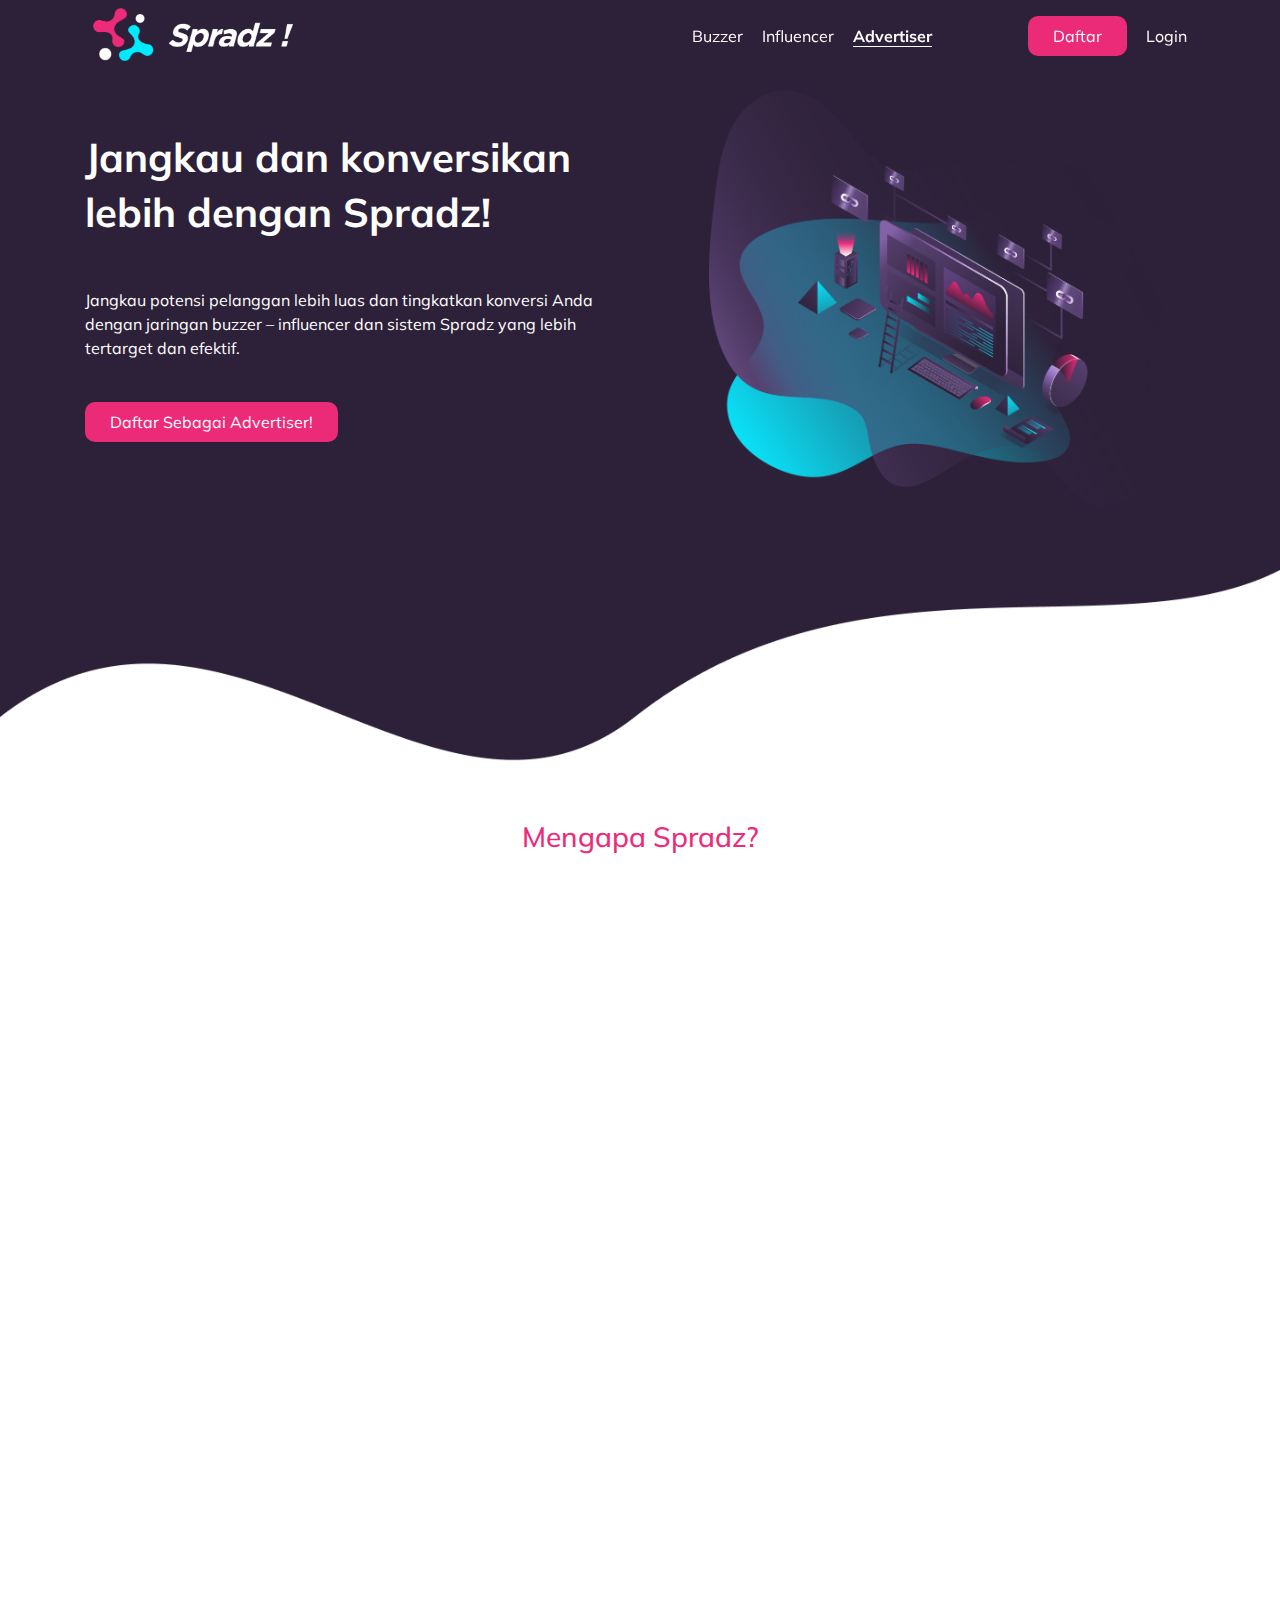
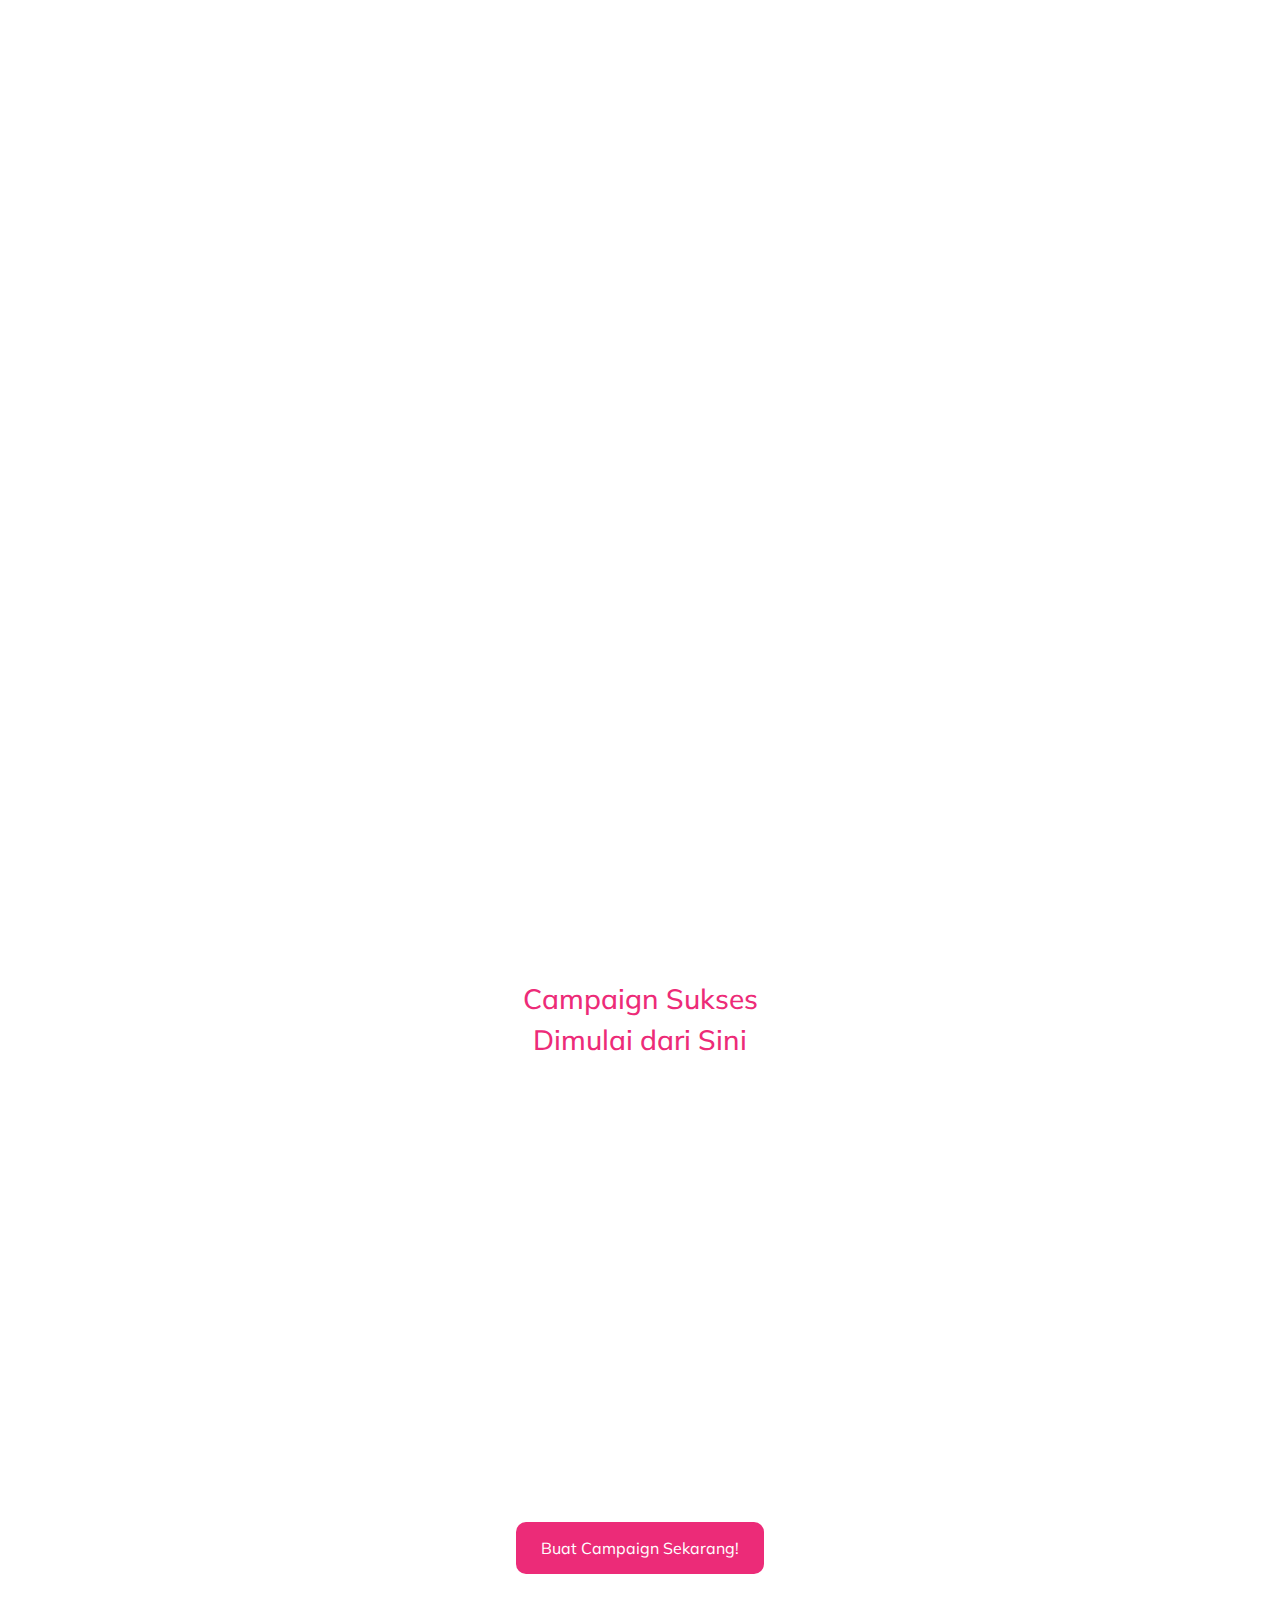
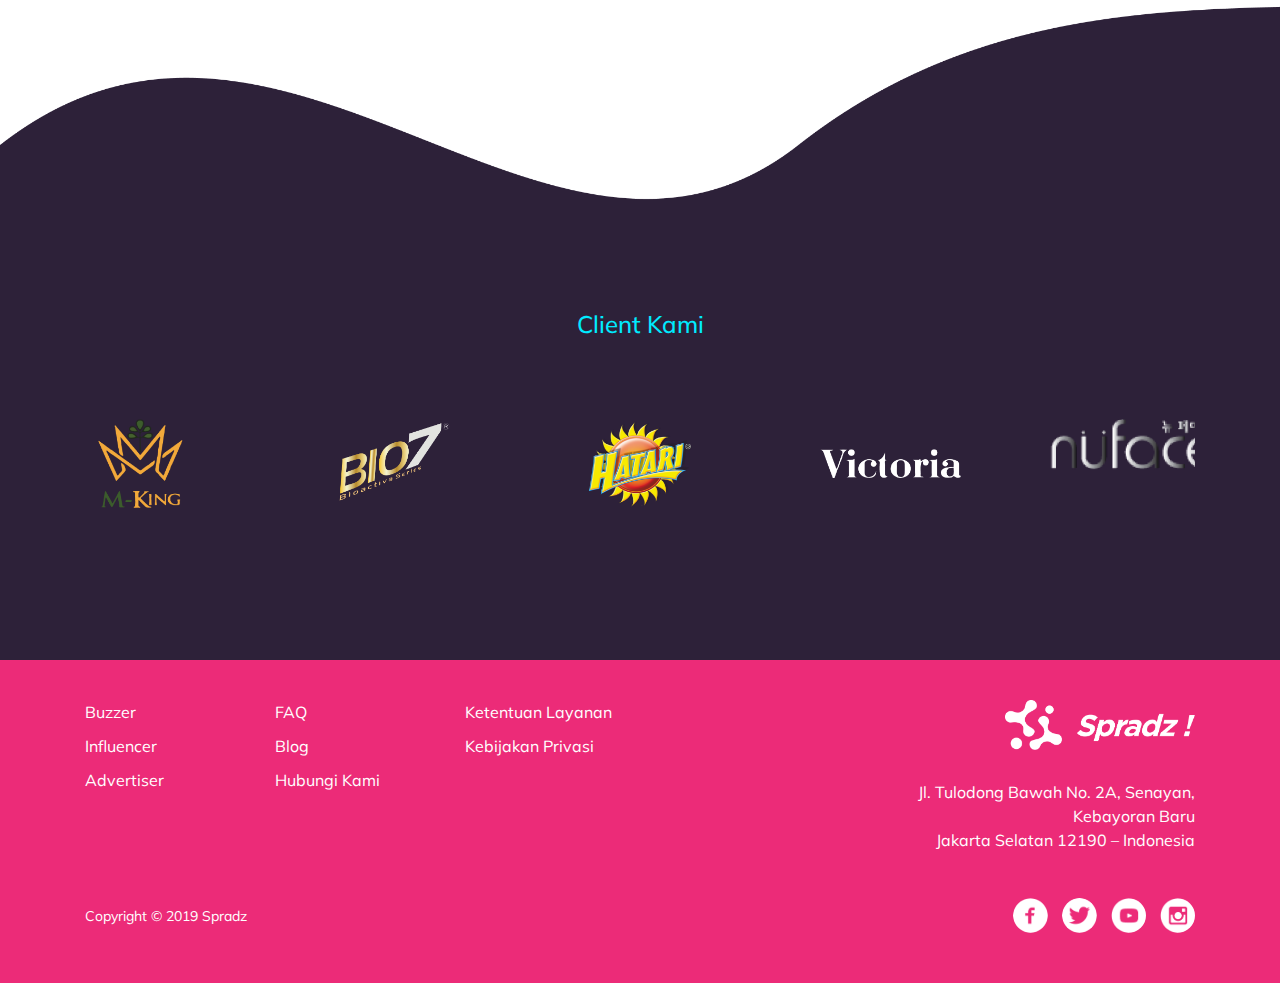
<file: advertiser.html>
<!doctype html>
<html lang="en">
<head>
	<title>Platform Social Media Marketing Indonesia</title>
	<!-- Required meta tags -->
	<meta charset="utf-8">
	<meta name="viewport" content="width=device-width, initial-scale=1, shrink-to-fit=no">
	<link rel="shortcut icon" href="assets/img/icon/favicon.png">
	
	<!-- Bootstrap CSS -->
	<link rel="stylesheet" href="https://stackpath.bootstrapcdn.com/bootstrap/4.2.1/css/bootstrap.min.css" integrity="sha384-GJzZqFGwb1QTTN6wy59ffF1BuGJpLSa9DkKMp0DgiMDm4iYMj70gZWKYbI706tWS" crossorigin="anonymous">
	
	<!-- CSS -->
	<link rel="stylesheet" type="text/css" href="css/style.css">  
	<link rel="stylesheet" href="css/bootstrap.css" />
	
	<!-- Font Style -->
	<link href="https://fonts.googleapis.com/css?family=Muli&display=swap" rel="stylesheet">
	
	<!-- Fontawesome -->
	<link rel="stylesheet" href="https://use.fontawesome.com/releases/v5.2.0/css/all.css" integrity="sha384-hWVjflwFxL6sNzntih27bfxkr27PmbbK/iSvJ+a4+0owXq79v+lsFkW54bOGbiDQ" crossorigin="anonymous">

	<!-- Owl Carousel -->
	<link rel="stylesheet" href="assets/OwlCarousel/dist/assets/owl.carousel.min.css">
	<link rel="stylesheet" href="assets/OwlCarousel/dist/assets/owl.theme.default.min.css">
	<!-- <link rel="stylesheet" href="https://cdnjs.cloudflare.com/ajax/libs/OwlCarousel2/2.3.4/assets/owl.carousel.min.css">
	<link rel="stylesheet" href="https://cdnjs.cloudflare.com/ajax/libs/OwlCarousel2/2.3.4/assets/owl.theme.default.min.css"> -->


</head>
<body>
<style type="text/css">
	.advertiser-active{
		font-weight: bold;
		border-bottom: 1px solid #fff;
	}
</style>

<section id="advertiser" class="bg-color-purple">

	<div id="header" class="header">
	<div class="container">
		<div class="d-flex bd-highlight">
			<div class="p-2 flex-grow-1 bd-highlight">
				<div class="brand-logo">
					<a href="index.html">
						<img src="assets/img/icon/spradz-logo.png">
					</a>							
				</div>
			</div>
			<div class="p-2 bd-highlight">
				<div class="header-center pt-3">
					<ul>
						<li>
							<a href="buzzer.html" class="buzzer-active">Buzzer</a>
						</li>
						<li>
							<a href="influencer.html" class="influencer-active">Influencer</a>
						</li>
						<li>
							<a href="advertiser.html" class="advertiser-active">Advertiser</a>
						</li>
					</ul>
				</div>
			</div>
			<div class="p-2 bd-highlight">
				<div class="header-right pt-3">
					<ul>
						<li>
							<a href="register.html" class="btn-pink">Daftar</a>
						</li>
						<li>
							<a href="login.html">Login</a>
						</li>
					</ul>
				</div>
				<div class="humberger">
					<div class="button_container" id="toggle">
						<span class="top"></span>
						<span class="middle"></span>
						<span class="bottom"></span>
					</div>
				</div>
			</div>
		</div>
	</div>		
</div>

<!-- Menu Mobile -->
<div class="overlay_menu" id="overlay_menu">
	<nav class="overlay-menu">
		<ul>
			<li><a href="buzzer.html" class="buzzer-active">Buzzer</a></li>
			<li><a href="influencer.html" class="influencer-active">Influencer</a></li>
			<li><a href="advertiser.html" class="advertiser-active">Advertiser</a></li>
			<li><a href="register.html" class="btn-pink mb-4">Daftar</a></li>
			<li><a href="login.html">Login</a></li>
		</ul>
	</nav>
</div>

	<div class="content-home">
		<div class="container">
			<div class="row">
				<div class="col-12 col-sm-12 col-md-7 col-lg-6">
					<div class="home-left hidden-text">
						<div>
							<h1 class="white lh-55 mb-5">
								<b>Jangkau dan konversikan lebih dengan Spradz!</b>
							</h1>
							<p class="white">
								Jangkau potensi pelanggan lebih luas dan tingkatkan konversi Anda dengan jaringan buzzer – influencer dan sistem Spradz yang lebih tertarget dan efektif.
							</p>
						</div>
						<div class="btn-home">
							<a href="" class="btn-pink mr-3">
								Daftar Sebagai Advertiser!
							</a>
						</div>
					</div>
				</div>
				<div class="col-12 col-sm-12 col-md-5 col-lg-6" align="right">
					<div class="hero-img hidden-hero">
						<img src="assets/img/ilustration/advertiser-hero.png">
					</div>
				</div>
			</div>
		</div>
	</div>
</section>
<div class="masking"></div>

	
	

	<section id="description-detail-adv" class="bg-white-content">
		<div class="container">
			<div align="center" class="mb-5">
				<h3 class="pink">Mengapa Spradz?</h3>
			</div>
			<div class="row content-info mt-5">
				<div class="col-12 col-sm-12 col-md-6 col-lg-6">
					<div class="content-description hidden-text ">
						<h3 class="subtitle mb-5">
							Campaign tepat-target dan mudah
							dimonitor
						</h3>
						<h6 class="description-title" align="left">
							Jangan sia-siakan alokasi dana Anda untuk campaign pemasaran yang tidak tertarget dengan baik, pilihlah Spradz untuk campaign yang tertarget, termonitor dan berhasil!
						</h6>
					</div>
				</div>
				<div class="col-12 col-sm-12 col-md-6 col-lg-6" align="center">
					<div class="hidden-hero">
						<img src="assets/img/ilustration/adv-1.png" class="thumbnail-img-hero">
					</div>
				</div>
			</div>

			<div class="row content-info">
				<div class="col-12 col-sm-12 col-md-6 col-lg-6" align="center">
					<div class="thumbnail-img-hero-hide-mobile hidden-hero">
						<img src="assets/img/ilustration/adv-2.png" class="thumbnail-img-hero">
					</div>
				</div>
				<div class="col-12 col-sm-12 col-md-6 col-lg-6" >					
					<div class="content-description hidden-text2">
						<h3 class="subtitle mb-5">
							Campaign tepat-target dan mudah
							dimonitor
						</h3>
						<h6 class="description-title" align="left">
							Jangan sia-siakan alokasi dana Anda untuk campaign pemasaran yang tidak tertarget dengan baik, pilihlah Spradz untuk campaign yang tertarget, termonitor dan berhasil!
						</h6>
					</div>
					<div class="thumbnail-img-hero-mobile hidden-hero">
						<img src="assets/img/ilustration/adv-2.png" class="thumbnail-img-hero">
					</div>
				</div>
			</div>

			<div class="row content-info mt-5">
				<div class="col-12 col-sm-12 col-md-6 col-lg-6">
					<div class="content-description hidden-text">
						<h3 class="subtitle mb-5">
							Biaya yang efektif, lebih efisien
						</h3>
						<h6 class="description-title" align="left">
							Dengan segala fasilitas terbaik yang kami sediakan, dana pemasaran yang Anda alokasikan akan lebih efektif, selain itu Anda hanya membayar target campaign Anda yang tercapai.
						</h6>
					</div>
				</div>
				<div class="col-12 col-sm-12 col-md-6 col-lg-6" align="center">
					<div class="hidden-hero">
						<img src="assets/img/ilustration/adv-3.png" class="thumbnail-img-hero">
					</div>
				</div>
			</div>

			<div class="row content-info">
				<div class="col-12 col-sm-12 col-md-6 col-lg-6" align="center">
					<div class="thumbnail-img-hero-hide-mobile hidden-hero">
						<img src="assets/img/ilustration/adv-4.png" class="thumbnail-img-hero">
					</div>
				</div>
				<div class="col-12 col-sm-12 col-md-6 col-lg-6" >					
					<div class="content-description hidden-text2">
						<h3 class="subtitle mb-5">
							Akses eksklusif ke laporan dan
							statistik yang langsung tersaji
						</h3>
						<h6 class="description-title" align="left">
							Anda akan mendapatkan akses eksklusif ke berbagai laporan dan statistik untuk memonitor performa campaign Anda, yang tersaji setiap saat, kapan saja dan dimana saja. 
						</h6>
					</div>
					<div class="thumbnail-img-hero-mobile hidden-hero">
						<img src="assets/img/ilustration/adv-2.png" class="thumbnail-img-hero">
					</div>
				</div>
			</div>
		</div>

		<div id="step-by-step" class="step-by-step">
			<div class="container">
				<div class="mb-5" align="center">
					<h3 class="pink">Campaign Sukses</h3>
					<h3 class="pink">Dimulai dari Sini</h3>
				</div>
				<div class="row">
					<div class="col-12 col-sm-12 col-md-4 col-lg-4">
						<div class="card-step hidden-hero">
							<div class="" align="center">
								<img src="assets/img/ilustration/step1.png" class="icon-step">
							</div>
							<label class="mt-3">Langkah 1</label>
							<h5>
								Tentukan Target dan Alokasi
								Dana
							</h5>
							<h6>
								Tentukan target pencapaian dan alokasikan dana sesuai dengan perencanaan pemasaran Anda.
							</h6>
						</div>
					</div>
					<div class="col-12 col-sm-12 col-md-4 col-lg-4">
						<div class="card-step hidden-hero">
							<div class="" align="center">
								<img src="assets/img/ilustration/step2.png" class="icon-step">
							</div>
							<label class="mt-3">Langkah 2</label>
							<h5>
								Buat Campaign terbaik
							</h5>
							<h6>
								Buat campaign Anda, sertakan data dan deskripsi lengkap untuk mendapatkan hasil yang maksimal.
							</h6>
						</div>
					</div>
					<div class="col-12 col-sm-12 col-md-4 col-lg-4">
						<div class="card-step hidden-hero">
							<div class="" align="center">
								<img src="assets/img/ilustration/step3.png" class="icon-step">
							</div>
							<label class="mt-3">Langkah 3</label>
							<h5>
								Biarkan kami yang
								mengerjakan untuk Anda
							</h5>
							<h6>
								Jaringan kami sedang membagikan campaign Anda. Duduk santai dan monitor laporan campaign Anda langsung dari perangkat favorit Anda.
							</h6>
						</div>
					</div>
				</div>
				<div class="mt-5" align="center">
					<a href="" class="btn-pink py-3">Buat Campaign Sekarang!</a>
				</div>
			</div>
		</div>
	</section>

	

	
	<section id="client" class="bg-mask3 ">
		<div class="container">
			<div class="content-client">
				<div align="center">
					<h4 class="blue ">Client Kami</h4>
				</div>
				<div id="slide-all-client" class="slide-client">
					<div class="owl-nav">
						<div class="owl-next">
							<i class="fas fa-chevron-left"></i>
						</div>
					</div>						
					<div class="owl-nav">
						<div class="owl-prev">
							<i class="fas fa-chevron-right"></i>
						</div>
					</div>
					<div class="owl-carousel owl-carousel2 owl-theme   mt-5">
						<div class="item">
							<div class="slider-client" align="center"> 
								<img src="assets/img/ilustration/hatari.png">
							</div>
						</div>
						<div class="item">
							<div class="slider-client" align="center"> 
								<img src="assets/img/ilustration/victoria.png">
							</div>
						</div>
						<div class="item">
							<div class="slider-client" align="center"> 
								<img src="assets/img/ilustration/asset.png">
							</div>
						</div>
						<div class="item">
							<div class="slider-client" align="center"> 
								<img src="assets/img/ilustration/selection.png">
							</div>
						</div>
						<div class="item">
							<div class="slider-client" align="center"> 
								<img src="assets/img/ilustration/m-king.png">
							</div>
						</div>
						<div class="item">
							<div class="slider-client" align="center"> 
								<img src="assets/img/ilustration/bio7.png">
							</div>
						</div>
					</div>
				</div>
			</div>
		</div>
	</section>

	<footer id="footer" class="footer bg-pink">
	<div class="container">
		<div class="footer-top">
			<div class="row">
				<div class="col-12 col-sm-12 col-md-2 col-lg-2">
					<div class="footer-top-left-mobile">
						<img src="assets/img/icon/spradz-logo-white.png" class="logo-footer">
						<p class="white">
							Jl. Tulodong Bawah No. 2A, Senayan,<br>
							Kebayoran Baru<br>
							Jakarta Selatan 12190 – Indonesia
						</p>
					</div>
					<div class="footer-list">
						<a href="buzzer.php">Buzzer</a>
						<a href="influencer.php">Influencer</a>
						<a href="advertiser.php">Advertiser</a>
					</div>
				</div>
				<div class="col-12 col-sm-12 col-md-2 col-lg-2">
					<div class="footer-list">
						<a href="">FAQ</a>
						<a href="">Blog</a>
						<a href="">Hubungi Kami</a>
					</div>
				</div>
				<div class="col-12 col-sm-12 col-md-2 col-lg-2">
					<div class="footer-list">
						<a href="">Ketentuan Layanan</a>
						<a href="">Kebijakan Privasi</a>
					</div>
				</div>
				<div class="col-12 col-sm-12 col-md-6 col-lg-6">
					<div class="footer-top-right">
						<img src="assets/img/icon/spradz-logo-white.png" class="logo-footer">
						<p class="white">
							Jl. Tulodong Bawah No. 2A, Senayan,<br>
							Kebayoran Baru<br>
							Jakarta Selatan 12190 – Indonesia
						</p>
					</div>
				</div>
			</div>
		</div>
		<div class="footer-bottom">
			<div class="row">
				<div class="col-12 col-sm-12 col-md-6 col-lg-6">
					<div class="footer-bottom-left">
						<p class="white copyright">Copyright © 2019 Spradz</p>
					</div>
				</div>
				<div class="col-12 col-sm-12 col-md-6 col-lg-6">
					<div class="footer-bottom-right">
						<a href="" target="blank">
							<img src="assets/img/icon/fb.png" class="sosmed">
						</a>
						<a href="" target="blank">
							<img src="assets/img/icon/twitter.png" class="sosmed">
						</a>
						<a href="" target="blank">
							<img src="assets/img/icon/youtube.png" class="sosmed">
						</a>
						<a href="" target="blank">
							<img src="assets/img/icon/ig.png" class="sosmed">
						</a>
					</div>
					<div class="copyright-mobile">
						<p class="white copyright">Copyright © 2019 Spradz</p>
					</div>
				</div>
			</div>					
		</div>
	</div>
</footer>


<!-- Optional JavaScript -->
<!-- jQuery first, then Popper.js, then Bootstrap JS -->
<script src="https://code.jquery.com/jquery-3.3.1.slim.min.js" integrity="sha384-q8i/X+965DzO0rT7abK41JStQIAqVgRVzpbzo5smXKp4YfRvH+8abtTE1Pi6jizo" crossorigin="anonymous"></script>
<script src="https://cdnjs.cloudflare.com/ajax/libs/popper.js/1.14.6/umd/popper.min.js" integrity="sha384-wHAiFfRlMFy6i5SRaxvfOCifBUQy1xHdJ/yoi7FRNXMRBu5WHdZYu1hA6ZOblgut" crossorigin="anonymous"></script>
<script src="https://stackpath.bootstrapcdn.com/bootstrap/4.2.1/js/bootstrap.min.js" integrity="sha384-B0UglyR+jN6CkvvICOB2joaf5I4l3gm9GU6Hc1og6Ls7i6U/mkkaduKaBhlAXv9k" crossorigin="anonymous"></script>


<!-- Owl Carousel -->
<script src="assets/OwlCarousel/dist/owl.carousel.min.js" data-cover></script>
<!-- <script src="assets/OwlCarousel/src/js/owl.support.js" data-cover></script>
<script src="assets/OwlCarousel/src/js/owl.autoplay.js" data-cover></script> -->



<script src="js/script.js"></script>
</body>
</html>
</file>
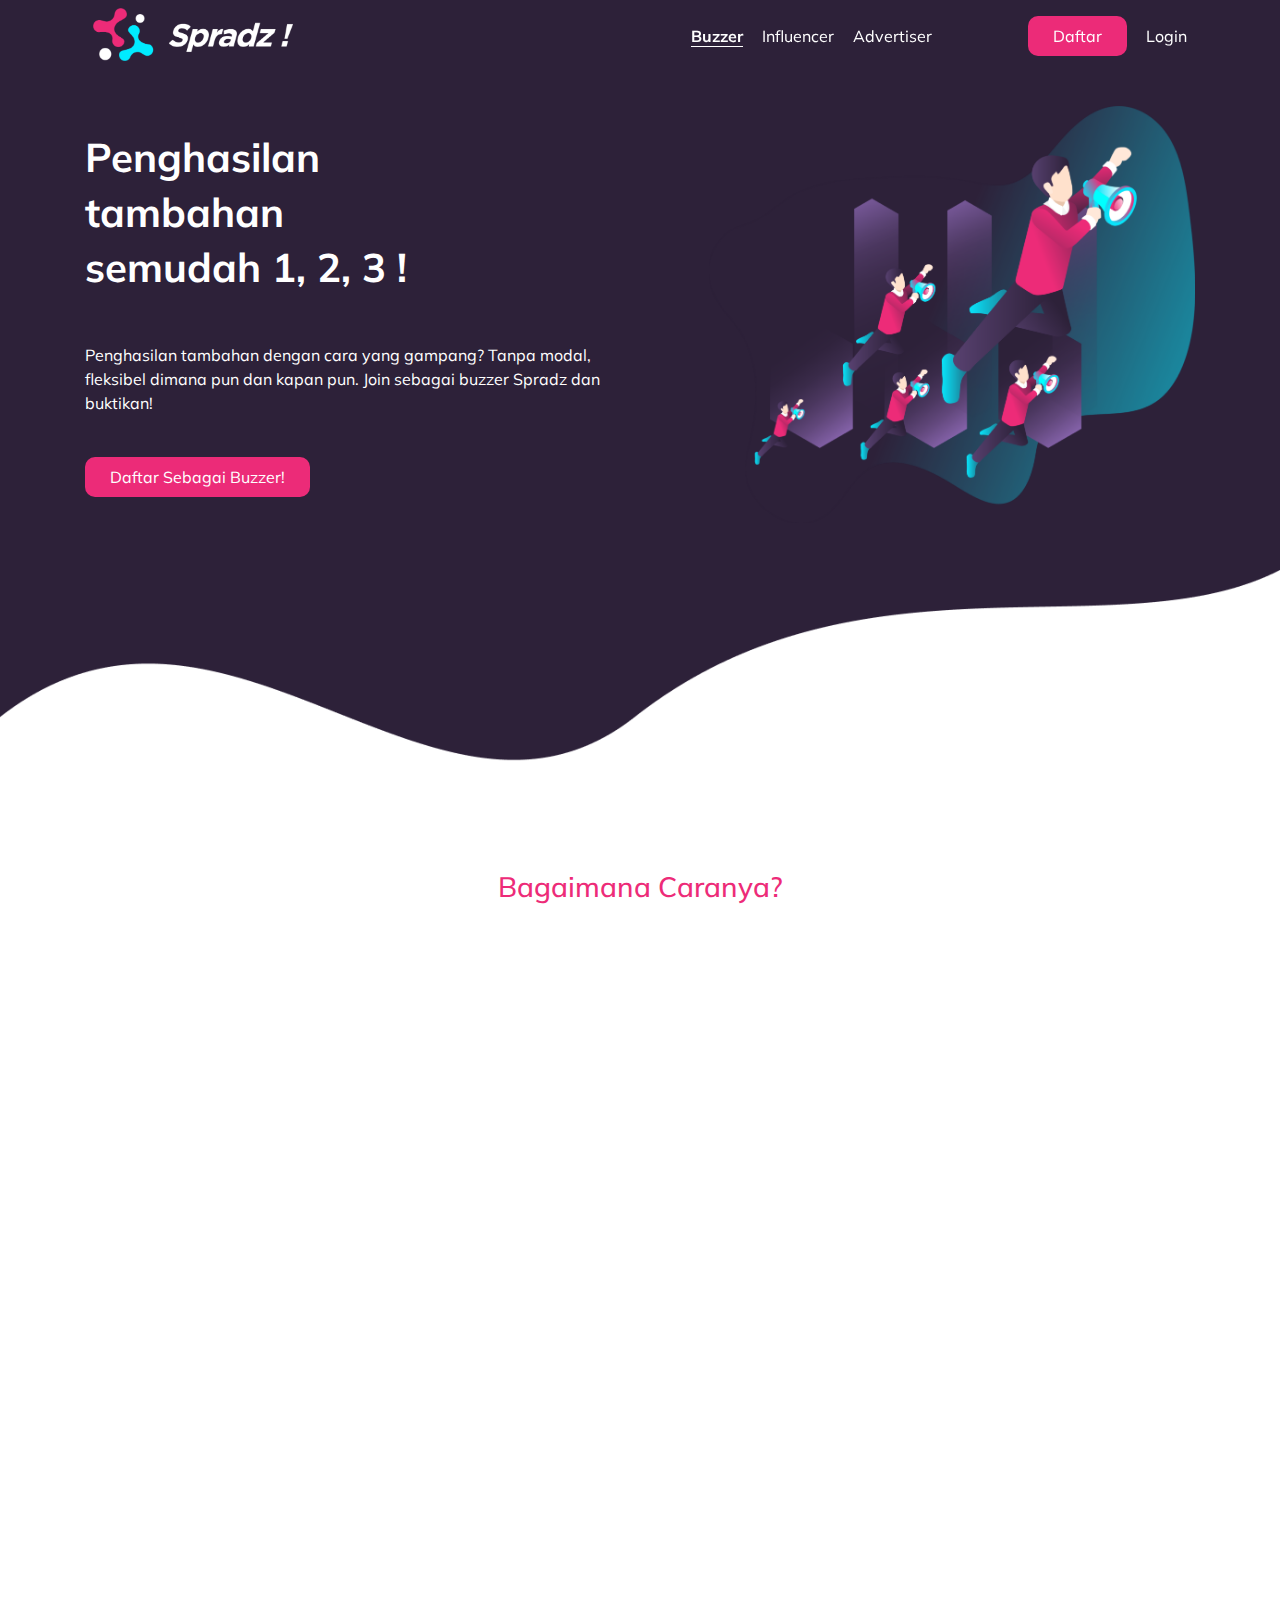
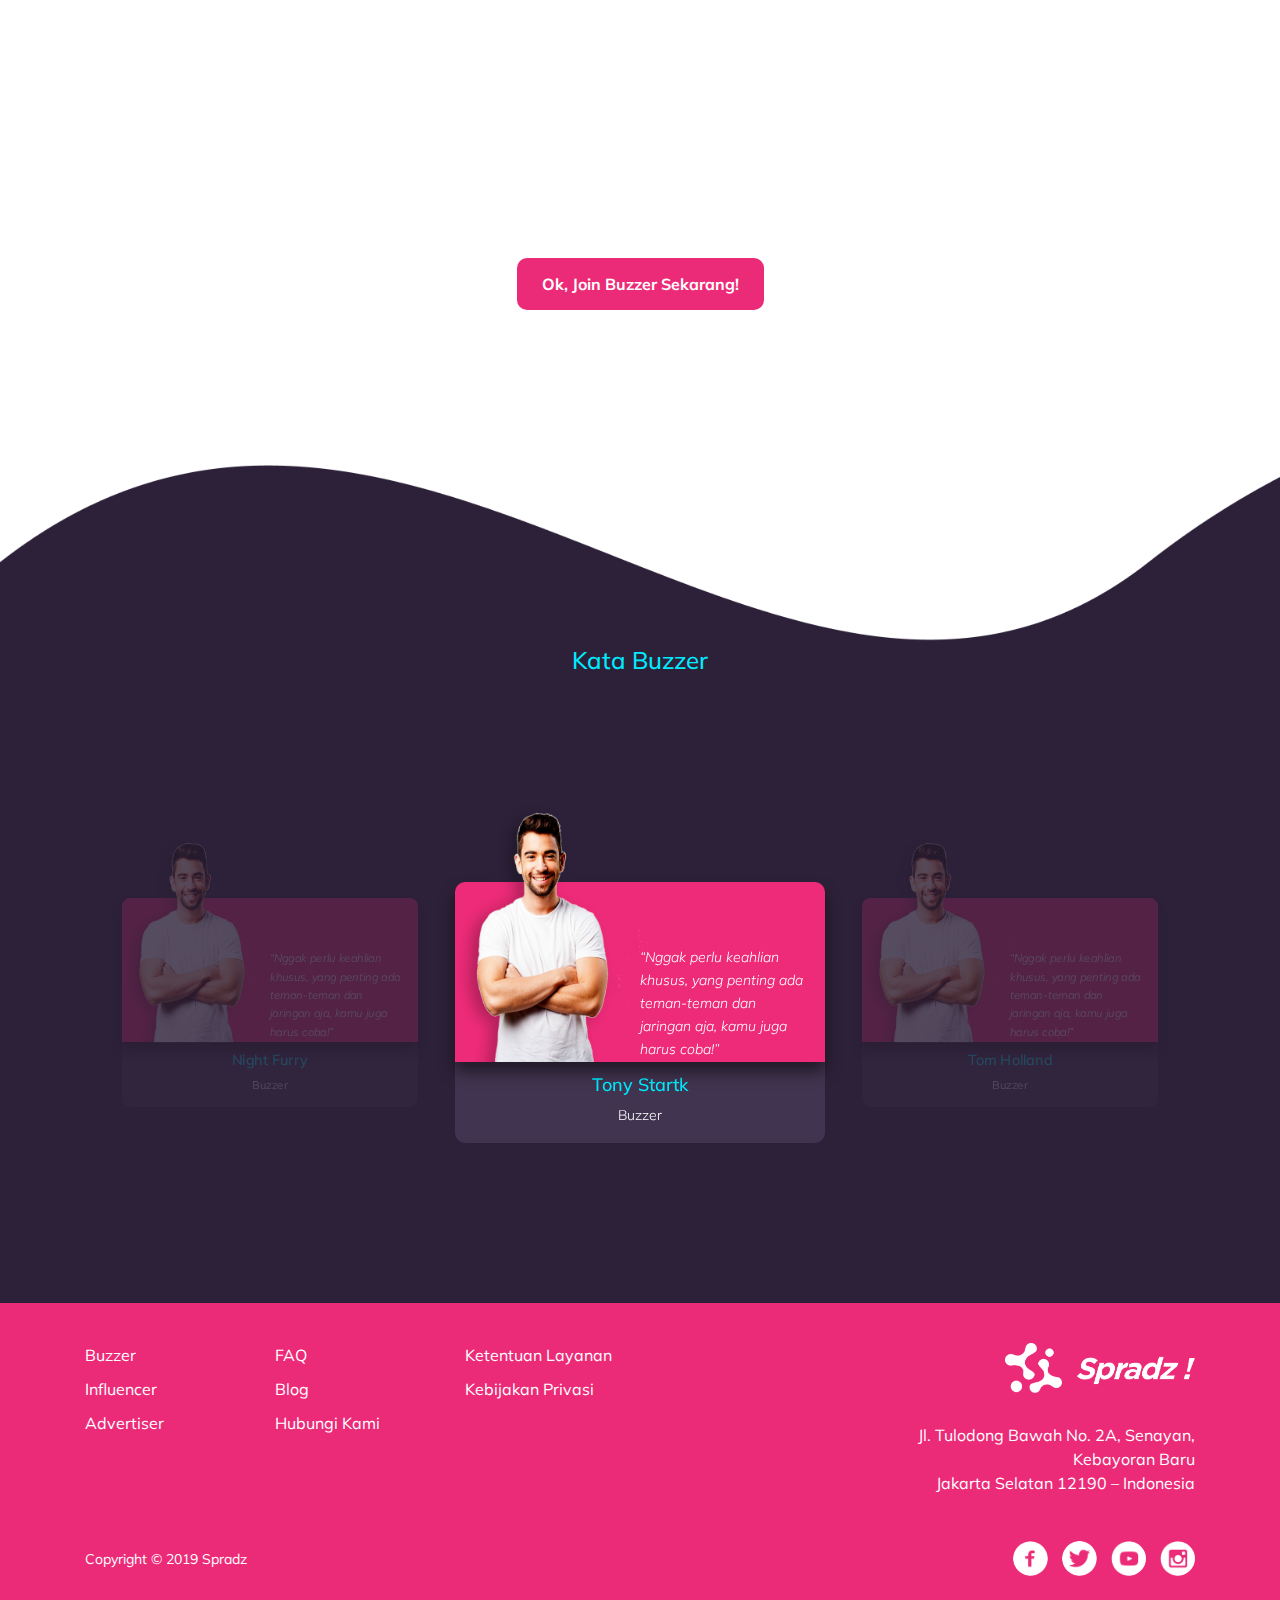
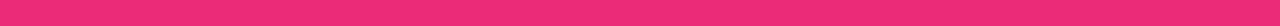
<file: buzzer.html>
<!doctype html>
<html lang="en">
<head>
	<title>Platform Social Media Marketing Indonesia</title>
	<!-- Required meta tags -->
	<meta charset="utf-8">
	<meta name="viewport" content="width=device-width, initial-scale=1, shrink-to-fit=no">
	<link rel="shortcut icon" href="assets/img/icon/favicon.png">
	
	<!-- Bootstrap CSS -->
	<link rel="stylesheet" href="https://stackpath.bootstrapcdn.com/bootstrap/4.2.1/css/bootstrap.min.css" integrity="sha384-GJzZqFGwb1QTTN6wy59ffF1BuGJpLSa9DkKMp0DgiMDm4iYMj70gZWKYbI706tWS" crossorigin="anonymous">
	
	<!-- CSS -->
	<link rel="stylesheet" type="text/css" href="css/style.css">  
	<link rel="stylesheet" href="css/bootstrap.css" />
	
	<!-- Font Style -->
	<link href="https://fonts.googleapis.com/css?family=Muli&display=swap" rel="stylesheet">
	
	<!-- Fontawesome -->
	<link rel="stylesheet" href="https://use.fontawesome.com/releases/v5.2.0/css/all.css" integrity="sha384-hWVjflwFxL6sNzntih27bfxkr27PmbbK/iSvJ+a4+0owXq79v+lsFkW54bOGbiDQ" crossorigin="anonymous">

	<!-- Owl Carousel -->
	<link rel="stylesheet" href="assets/OwlCarousel/dist/assets/owl.carousel.min.css">
	<link rel="stylesheet" href="assets/OwlCarousel/dist/assets/owl.theme.default.min.css">
	<!-- <link rel="stylesheet" href="https://cdnjs.cloudflare.com/ajax/libs/OwlCarousel2/2.3.4/assets/owl.carousel.min.css">
	<link rel="stylesheet" href="https://cdnjs.cloudflare.com/ajax/libs/OwlCarousel2/2.3.4/assets/owl.theme.default.min.css"> -->


</head>
<body>
<style type="text/css">
	.buzzer-active{
		font-weight: bold;
		border-bottom: 1px solid #fff;
	}

</style>

<section id="advertiser" class="bg-color-purple">

	<div id="header" class="header">
	<div class="container">
		<div class="d-flex bd-highlight">
			<div class="p-2 flex-grow-1 bd-highlight">
				<div class="brand-logo">
					<a href="index.html">
						<img src="assets/img/icon/spradz-logo.png">
					</a>							
				</div>
			</div>
			<div class="p-2 bd-highlight">
				<div class="header-center pt-3">
					<ul>
						<li>
							<a href="buzzer.html" class="buzzer-active">Buzzer</a>
						</li>
						<li>
							<a href="influencer.html" class="influencer-active">Influencer</a>
						</li>
						<li>
							<a href="advertiser.html" class="advertiser-active">Advertiser</a>
						</li>
					</ul>
				</div>
			</div>
			<div class="p-2 bd-highlight">
				<div class="header-right pt-3">
					<ul>
						<li>
							<a href="register.html" class="btn-pink">Daftar</a>
						</li>
						<li>
							<a href="login.html">Login</a>
						</li>
					</ul>
				</div>
				<div class="humberger">
					<div class="button_container" id="toggle">
						<span class="top"></span>
						<span class="middle"></span>
						<span class="bottom"></span>
					</div>
				</div>
			</div>
		</div>
	</div>		
</div>

<!-- Menu Mobile -->
<div class="overlay_menu" id="overlay_menu">
	<nav class="overlay-menu">
		<ul>
			<li><a href="buzzer.html" class="buzzer-active">Buzzer</a></li>
			<li><a href="influencer.html" class="influencer-active">Influencer</a></li>
			<li><a href="advertiser.html" class="advertiser-active">Advertiser</a></li>
			<li><a href="register.html" class="btn-pink mb-4">Daftar</a></li>
			<li><a href="login.html">Login</a></li>
		</ul>
	</nav>
</div>

	<div class="content-home">
		<div class="container">
			<div class="row">
				<div class="col-12 col-sm-12 col-md-7 col-lg-6">
					<div class="home-left hidden-text">
						<div>
							<h1 class="white lh-55 mb-5">
								<b>Penghasilan<br>
								 tambahan<br>
								semudah 1, 2, 3 !</b>
							</h1>
							<p class="white">
								Penghasilan tambahan dengan cara yang gampang? Tanpa modal, fleksibel dimana pun dan kapan pun. 
								Join sebagai buzzer Spradz dan buktikan!
							</p>
						</div>
						<div class="btn-home">
							<a href="" class="btn-pink mr-3">
								Daftar Sebagai Buzzer!
							</a>
						</div>
					</div>
				</div>
				<div class="col-12 col-sm-12 col-md-5 col-lg-6" align="right">
					<div class="hero-img pt-3 hidden-hero">
						<img src="assets/img/ilustration/buzzer-hero.png">
					</div>
				</div>
			</div>
		</div>
	</div>
</section>
<div class="masking"></div>

	
	

	<section id="description-detail-adv" class="bg-white-content">
		

		<div id="step-by-step" class="step-by-step">
			<div class="container">
				<div align="center" class="mb-5">
					<h3 class="pink">Bagaimana Caranya?</h3>
				</div>
				<div class="row mb-5">
					<div class="col-12 col-sm-12 col-md-4 col-lg-4">
						<div class="card-step hidden-hero">
							<div class="" align="center">
								<img src="assets/img/ilustration/step1-buzzer.png" class="icon-step">
							</div>
							<label class="mt-3">Langkah 1</label>
							<p class="clue">
								Pilih
							</p>
							<h6>
								Pilih campaign favoritmu berdasar ketertarikanmu terhadap brand, produk atau event tersebut, dan potensi pendapatan yang bisa kamu raih dengan membagikan link campaign tersebut. 
							</h6>
						</div>
					</div>
					<div class="col-12 col-sm-12 col-md-4 col-lg-4">
						<div class="card-step hidden-hero">
							<div class="" align="center">
								<img src="assets/img/ilustration/step2-buzzer.png" class="icon-step">
							</div>
							<label class="mt-3">Langkah 2</label>
							<p class="clue">
								Bagikan
							</p>
							<h6>
								Ambil link dari campaign pilihanmu dan bagikan ke teman-teman atau jaringan sosial mediamu. Tambahkan sedikit deskripsi atau review menarik untuk memaksimalkan pendapatanmu.
							</h6>
						</div>
					</div>
					<div class="col-12 col-sm-12 col-md-4 col-lg-4">
						<div class="card-step hidden-hero">
							<div class="" align="center">
								<img src="assets/img/ilustration/step3-buzzer.png" class="icon-step">
							</div>
							<label class="mt-3">Langkah 3</label>
							<p class="clue">
								Dapatkan
							</p>
							<h6>
								Semakin banyak yang melakukan klik dan mengunjungi link yang kamu bagikan, semakin banyak pendapatanmu. Ayo bagikan sebanyak mungkin lewat chat, media sosial 
								dan website / blog mu.
							</h6>
						</div>
					</div>
				</div>

				<div class="row mt-8">
					<div class="col-12 col-sm-12 col-md-6 col-lg-6">
						<div class="mb-3 hidden-text">
							<h3 class="pink mb-5 ">
								Mengapa gabung komunitas buzzer 
								Spradz?
							</h3>
							<p class="purple">
								Tanpa verifikasi berbelit, mudah dan fleksibel, kamu pun
								bisa join sebagai buzzer Spradz.
							</p>
						</div>
					</div>
					<div class="col-12 col-sm-12 col-md-6 col-lg-6">
						<div class="row py-2 px-3 hidden-hero">
							<div class="col-12 col-sm-12 col-md-6 col-lg-6">
								<div class="mb-5 ">
									<h6 class="grey l-h-25">
										<b>Tidak perlu proses verifikasi 
										berbelit,</b> berapa pun jumlah
										followermu, kamu berkesempatan
										mendapat reward maksimal.
									</h6>
								</div>
							</div>
							<div class="col-12 col-sm-12 col-md-6 col-lg-6">
								<div class="mb-5">
									<h6 class="grey l-h-25">
										<b>Mudah,</b> tidak perlu modal dan
										keahlian khusus, bagikan link sebanyak-banyaknya maka
										pendapatanmu akan terus bertambah.
									</h6>
								</div>
							</div>
							<div class="col-12 col-sm-12 col-md-6 col-lg-6">
								<div class="mb-5">
									<h6 class="grey l-h-25">
										<b>Atur targetmu sendiri, </b> tentukan
										sendiri target pendapatan yang ingin
										kamu raih, semakin banyak
										membagikan link, semakin banyak
										potensi pendapatanmu.
									</h6>
								</div>
							</div>
							<div class="col-12 col-sm-12 col-md-6 col-lg-6">
								<div class="mb-3">
									<h6 class="grey l-h-25">
										<b>Fleksibel,</b> bagikan link kapan pun,
										dimana pun, melalui media apa pun*,
										dari perangkat digital favoritmu.

										*bisa menampilkan link URL 
									</h6>
								</div>
							</div>
						</div>
					</div>
				</div>
				<div class="mt-5" align="center">
					<a href="" class="btn-pink py-3">
						<b>Ok, Join Buzzer Sekarang!</b>
					</a>
				</div>
			</div>
		</div>
	</section>

	

	
	<section id="client" class=" bg-testimonials">
		<div class="container">
			<div class="content-client padding-content">
				<div align="center">
					<h4 class="blue ">Kata Buzzer</h4>
				</div>
				<div class="testimonials">
					<div class="owl-nav owl-nav-mobile">
						<div class="owl-next">
							<i class="fas fa-chevron-left"></i>
						</div>
					</div>						
					<div class="owl-nav owl-nav-mobile">
						<div class="owl-prev">
							<i class="fas fa-chevron-right"></i>
						</div>
					</div>
					<div id="customers-testimonials" class="">
						<div class="owl-carousel owl-theme">
							<div class="item ">
								<div class="item-slider-box margin-slider">
									<div class="">
										<img class="img-profil" src="assets/img/avatar/profile.png" >
									</div>
									<div class="content-slider">
										<i class="fas fa-quote-left"></i>
										<div class="quotes-member" class="float-right">
											<p>
												“Nggak perlu keahlian khusus, yang penting ada teman-teman dan jaringan aja, kamu juga harus coba!”
											</p>
										</div>
									</div>
									<div class="footer-quotes" align="center">
										<h5>
											Tony Startk
										</h5>
										<h6>
											Buzzer
										</h6>
									</div>
								</div>							
							</div>
							<div class="item ">
								<div class="item-slider-box margin-slider">
									<div class="">
										<img class="img-profil" src="assets/img/avatar/profile.png" >
									</div>
									<div class="content-slider">
										<i class="fas fa-quote-left"></i>
										<div class="quotes-member" class="float-right">
											<p>
												“Nggak perlu keahlian khusus, yang penting ada teman-teman dan jaringan aja, kamu juga harus coba!”
											</p>
										</div>
									</div>
									<div class="footer-quotes" align="center">
										<h5>
											Tom Holland
										</h5>
										<h6>
											Buzzer
										</h6>
									</div>
								</div>							
							</div>
							<div class="item ">
								<div class="item-slider-box margin-slider">
									<div class="">
										<img class="img-profil" src="assets/img/avatar/profile.png" >
									</div>
									<div class="content-slider">
										<i class="fas fa-quote-left"></i>
										<div class="quotes-member" class="float-right">
											<p>
												“Nggak perlu keahlian khusus, yang penting ada teman-teman dan jaringan aja, kamu juga harus coba!”
											</p>
										</div>
									</div>
									<div class="footer-quotes" align="center">
										<h5>
											Chris Evans
										</h5>
										<h6>
											Buzzer
										</h6>
									</div>
								</div>							
							</div>
							<div class="item ">
								<div class="item-slider-box margin-slider">
									<div class="">
										<img class="img-profil" src="assets/img/avatar/profile.png" >
									</div>
									<div class="content-slider">
										<i class="fas fa-quote-left"></i>
										<div class="quotes-member" class="float-right">
											<p>
												“Nggak perlu keahlian khusus, yang penting ada teman-teman dan jaringan aja, kamu juga harus coba!”
											</p>
										</div>
									</div>
									<div class="footer-quotes" align="center">
										<h5>
											Hawekey
										</h5>
										<h6>
											Buzzer
										</h6>
									</div>
								</div>							
							</div>
							<div class="item ">
								<div class="item-slider-box margin-slider">
									<div class="">
										<img class="img-profil" src="assets/img/avatar/profile.png" >
									</div>
									<div class="content-slider">
										<i class="fas fa-quote-left"></i>
										<div class="quotes-member" class="float-right">
											<p>
												“Nggak perlu keahlian khusus, yang penting ada teman-teman dan jaringan aja, kamu juga harus coba!”
											</p>
										</div>
									</div>
									<div class="footer-quotes" align="center">
										<h5>
											Night Furry
										</h5>
										<h6>
											Buzzer
										</h6>
									</div>
								</div>							
							</div>
						</div>
					</div>
				</div>

				

			</div>
		</div>
	</section>

	<footer id="footer" class="footer bg-pink">
	<div class="container">
		<div class="footer-top">
			<div class="row">
				<div class="col-12 col-sm-12 col-md-2 col-lg-2">
					<div class="footer-top-left-mobile">
						<img src="assets/img/icon/spradz-logo-white.png" class="logo-footer">
						<p class="white">
							Jl. Tulodong Bawah No. 2A, Senayan,<br>
							Kebayoran Baru<br>
							Jakarta Selatan 12190 – Indonesia
						</p>
					</div>
					<div class="footer-list">
						<a href="buzzer.php">Buzzer</a>
						<a href="influencer.php">Influencer</a>
						<a href="advertiser.php">Advertiser</a>
					</div>
				</div>
				<div class="col-12 col-sm-12 col-md-2 col-lg-2">
					<div class="footer-list">
						<a href="">FAQ</a>
						<a href="">Blog</a>
						<a href="">Hubungi Kami</a>
					</div>
				</div>
				<div class="col-12 col-sm-12 col-md-2 col-lg-2">
					<div class="footer-list">
						<a href="">Ketentuan Layanan</a>
						<a href="">Kebijakan Privasi</a>
					</div>
				</div>
				<div class="col-12 col-sm-12 col-md-6 col-lg-6">
					<div class="footer-top-right">
						<img src="assets/img/icon/spradz-logo-white.png" class="logo-footer">
						<p class="white">
							Jl. Tulodong Bawah No. 2A, Senayan,<br>
							Kebayoran Baru<br>
							Jakarta Selatan 12190 – Indonesia
						</p>
					</div>
				</div>
			</div>
		</div>
		<div class="footer-bottom">
			<div class="row">
				<div class="col-12 col-sm-12 col-md-6 col-lg-6">
					<div class="footer-bottom-left">
						<p class="white copyright">Copyright © 2019 Spradz</p>
					</div>
				</div>
				<div class="col-12 col-sm-12 col-md-6 col-lg-6">
					<div class="footer-bottom-right">
						<a href="" target="blank">
							<img src="assets/img/icon/fb.png" class="sosmed">
						</a>
						<a href="" target="blank">
							<img src="assets/img/icon/twitter.png" class="sosmed">
						</a>
						<a href="" target="blank">
							<img src="assets/img/icon/youtube.png" class="sosmed">
						</a>
						<a href="" target="blank">
							<img src="assets/img/icon/ig.png" class="sosmed">
						</a>
					</div>
					<div class="copyright-mobile">
						<p class="white copyright">Copyright © 2019 Spradz</p>
					</div>
				</div>
			</div>					
		</div>
	</div>
</footer>


<!-- Optional JavaScript -->
<!-- jQuery first, then Popper.js, then Bootstrap JS -->
<script src="https://code.jquery.com/jquery-3.3.1.slim.min.js" integrity="sha384-q8i/X+965DzO0rT7abK41JStQIAqVgRVzpbzo5smXKp4YfRvH+8abtTE1Pi6jizo" crossorigin="anonymous"></script>
<script src="https://cdnjs.cloudflare.com/ajax/libs/popper.js/1.14.6/umd/popper.min.js" integrity="sha384-wHAiFfRlMFy6i5SRaxvfOCifBUQy1xHdJ/yoi7FRNXMRBu5WHdZYu1hA6ZOblgut" crossorigin="anonymous"></script>
<script src="https://stackpath.bootstrapcdn.com/bootstrap/4.2.1/js/bootstrap.min.js" integrity="sha384-B0UglyR+jN6CkvvICOB2joaf5I4l3gm9GU6Hc1og6Ls7i6U/mkkaduKaBhlAXv9k" crossorigin="anonymous"></script>


<!-- Owl Carousel -->
<script src="assets/OwlCarousel/dist/owl.carousel.min.js" data-cover></script>
<!-- <script src="assets/OwlCarousel/src/js/owl.support.js" data-cover></script>
<script src="assets/OwlCarousel/src/js/owl.autoplay.js" data-cover></script> -->



<script src="js/script.js"></script>
</body>
</html>
</file>
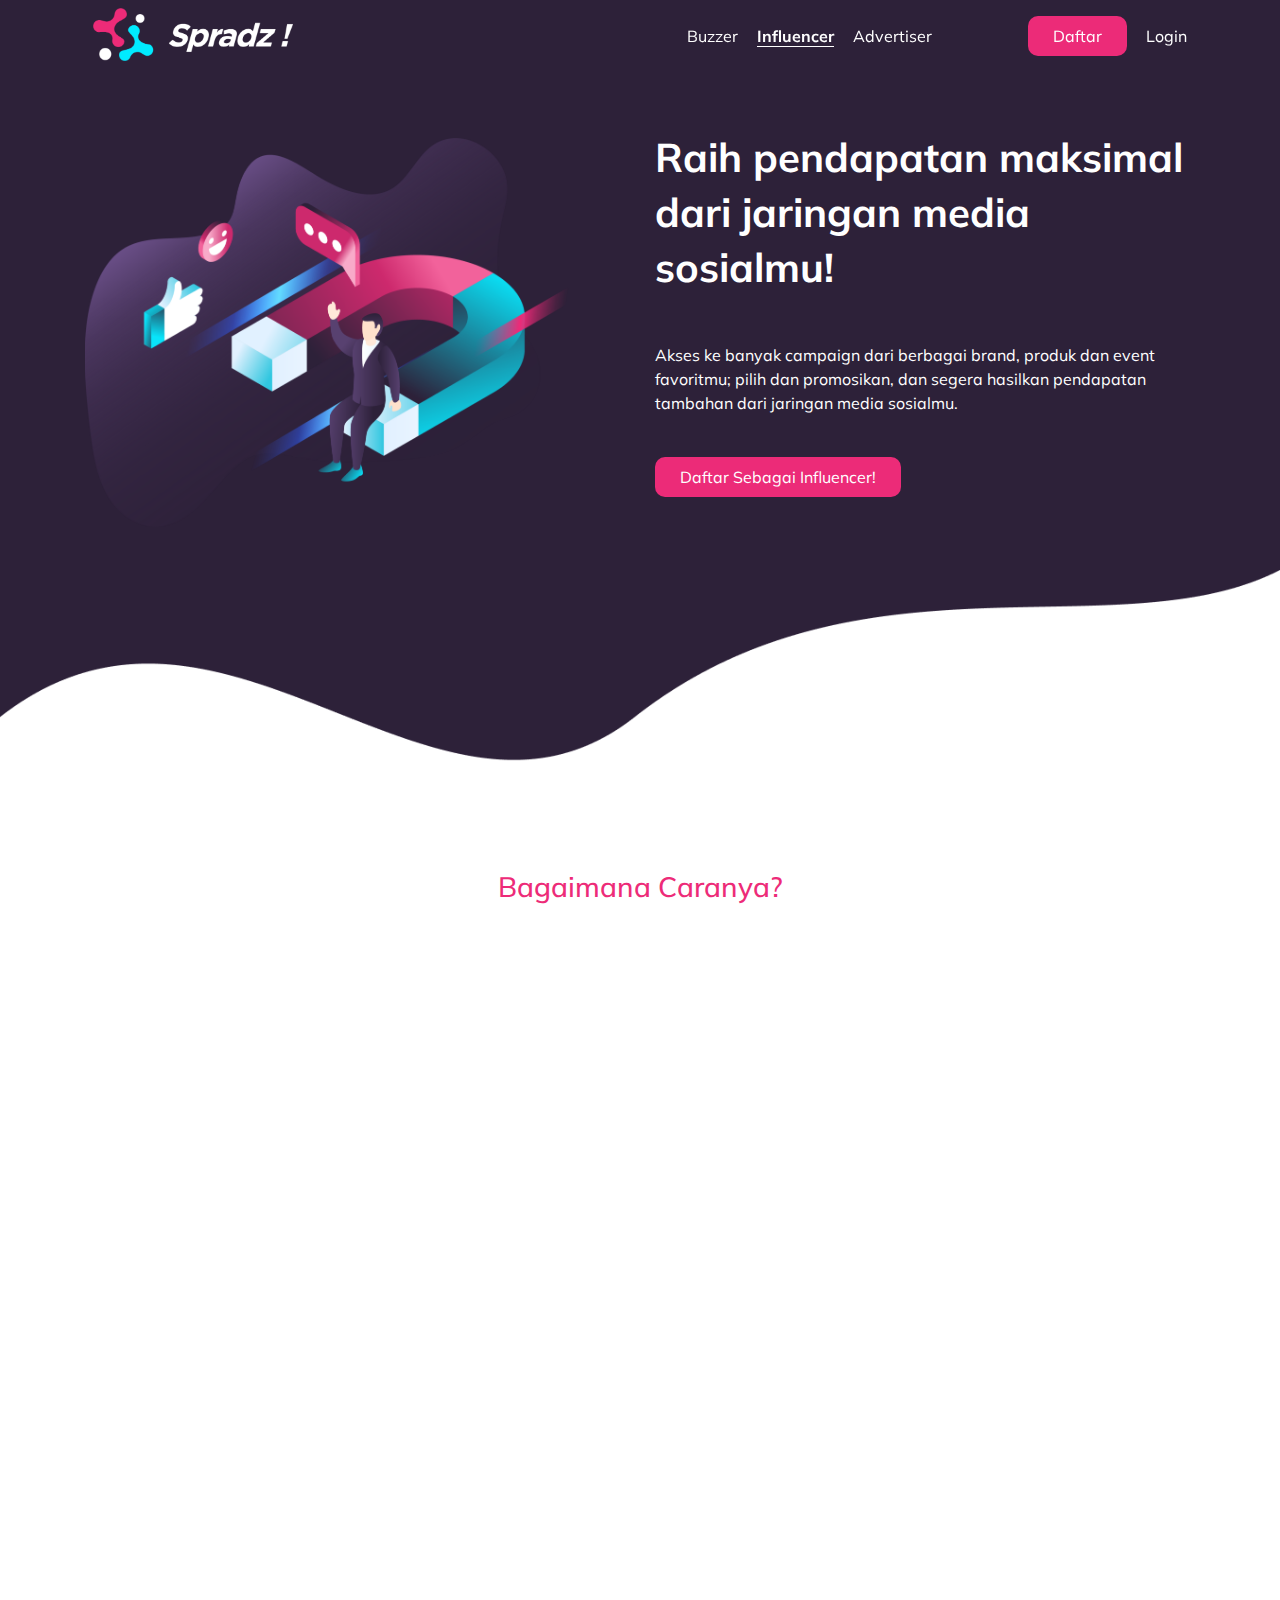
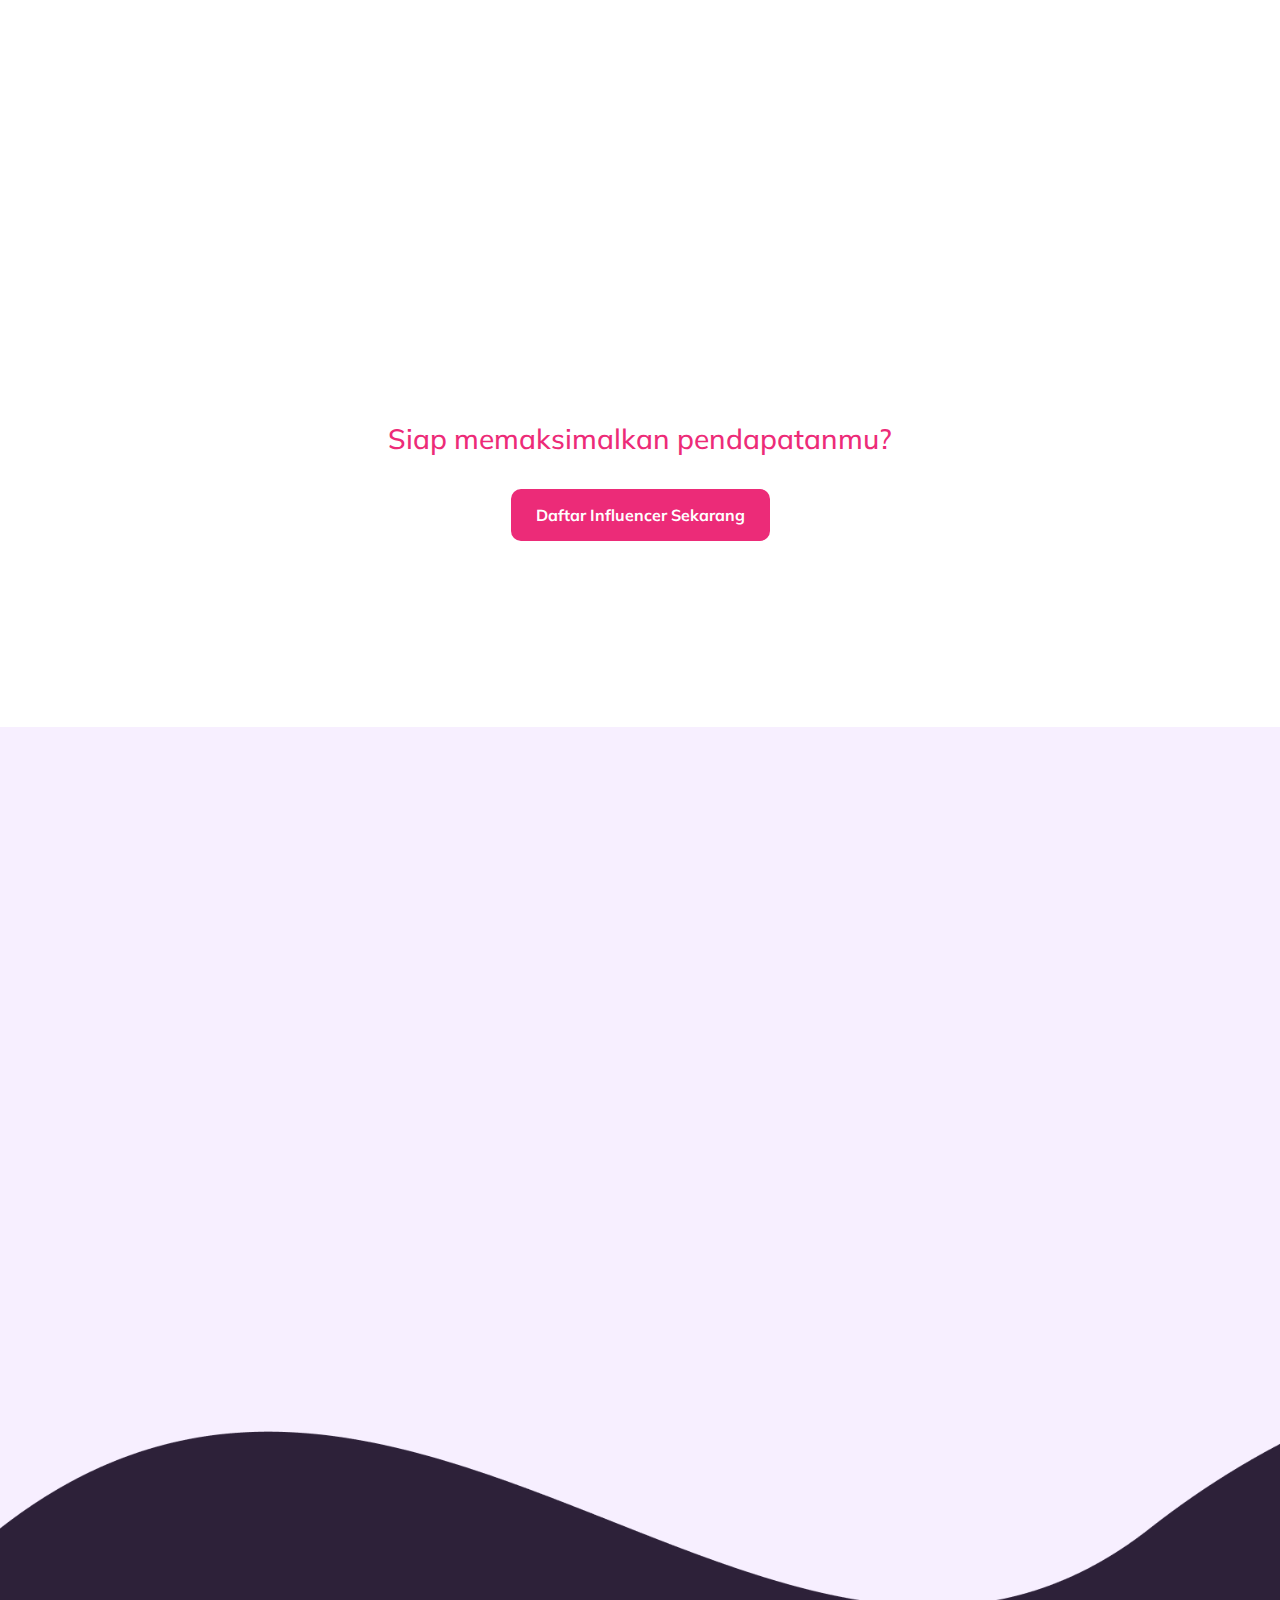
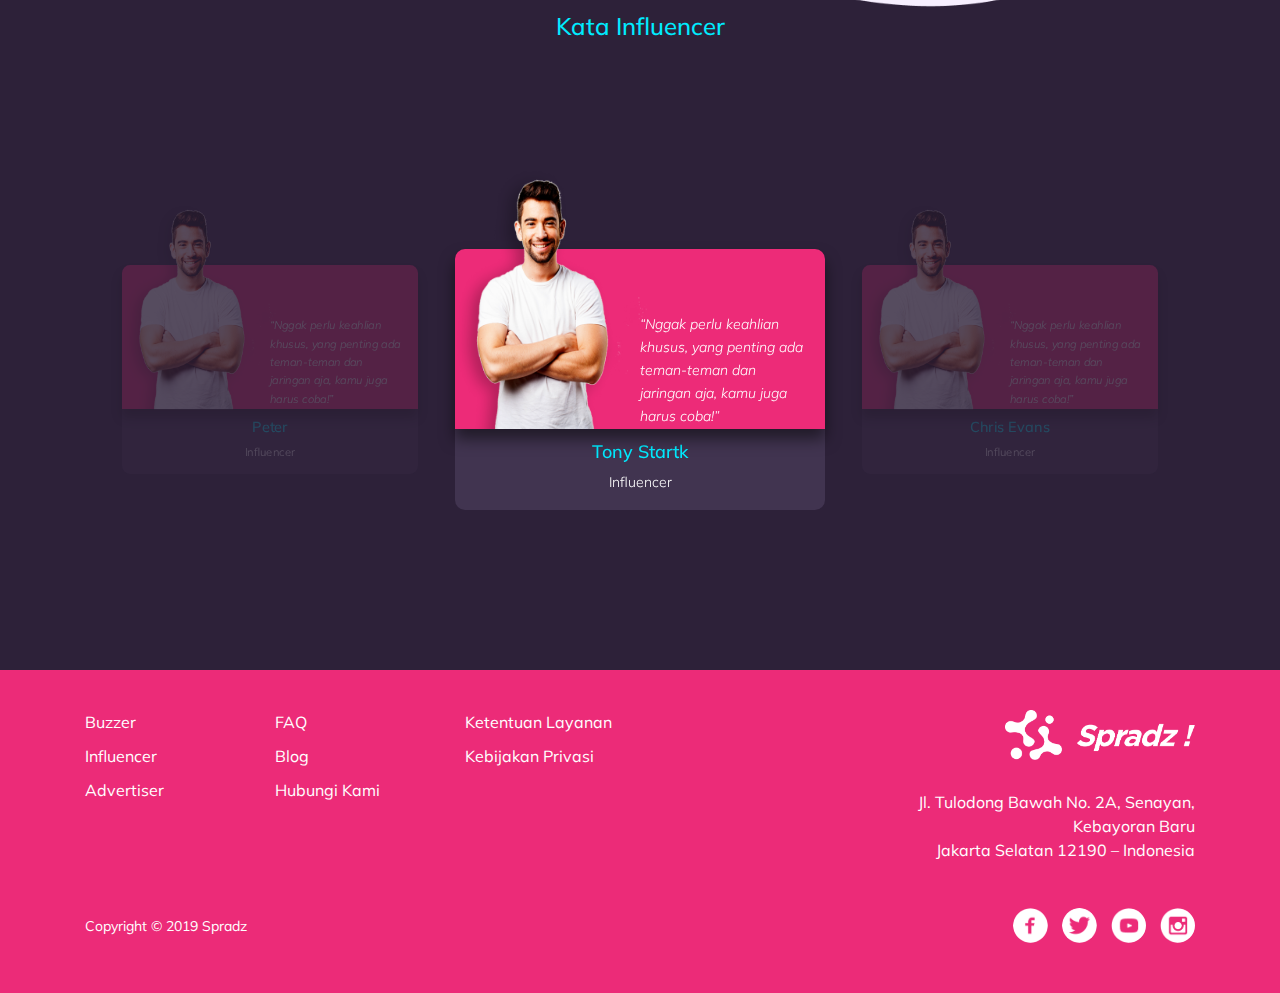
<file: influencer.html>
<!doctype html>
<html lang="en">
<head>
	<title>Platform Social Media Marketing Indonesia</title>
	<!-- Required meta tags -->
	<meta charset="utf-8">
	<meta name="viewport" content="width=device-width, initial-scale=1, shrink-to-fit=no">
	<link rel="shortcut icon" href="assets/img/icon/favicon.png">
	
	<!-- Bootstrap CSS -->
	<link rel="stylesheet" href="https://stackpath.bootstrapcdn.com/bootstrap/4.2.1/css/bootstrap.min.css" integrity="sha384-GJzZqFGwb1QTTN6wy59ffF1BuGJpLSa9DkKMp0DgiMDm4iYMj70gZWKYbI706tWS" crossorigin="anonymous">
	
	<!-- CSS -->
	<link rel="stylesheet" type="text/css" href="css/style.css">  
	<link rel="stylesheet" href="css/bootstrap.css" />
	
	<!-- Font Style -->
	<link href="https://fonts.googleapis.com/css?family=Muli&display=swap" rel="stylesheet">
	
	<!-- Fontawesome -->
	<link rel="stylesheet" href="https://use.fontawesome.com/releases/v5.2.0/css/all.css" integrity="sha384-hWVjflwFxL6sNzntih27bfxkr27PmbbK/iSvJ+a4+0owXq79v+lsFkW54bOGbiDQ" crossorigin="anonymous">

	<!-- Owl Carousel -->
	<link rel="stylesheet" href="assets/OwlCarousel/dist/assets/owl.carousel.min.css">
	<link rel="stylesheet" href="assets/OwlCarousel/dist/assets/owl.theme.default.min.css">
	<!-- <link rel="stylesheet" href="https://cdnjs.cloudflare.com/ajax/libs/OwlCarousel2/2.3.4/assets/owl.carousel.min.css">
	<link rel="stylesheet" href="https://cdnjs.cloudflare.com/ajax/libs/OwlCarousel2/2.3.4/assets/owl.theme.default.min.css"> -->


</head>
<body>
<style type="text/css">
	.influencer-active{
		font-weight: bold;
		border-bottom: 1px solid #fff;
	}

</style>

<section id="advertiser" class="bg-color-purple">

	<div id="header" class="header">
	<div class="container">
		<div class="d-flex bd-highlight">
			<div class="p-2 flex-grow-1 bd-highlight">
				<div class="brand-logo">
					<a href="index.html">
						<img src="assets/img/icon/spradz-logo.png">
					</a>							
				</div>
			</div>
			<div class="p-2 bd-highlight">
				<div class="header-center pt-3">
					<ul>
						<li>
							<a href="buzzer.html" class="buzzer-active">Buzzer</a>
						</li>
						<li>
							<a href="influencer.html" class="influencer-active">Influencer</a>
						</li>
						<li>
							<a href="advertiser.html" class="advertiser-active">Advertiser</a>
						</li>
					</ul>
				</div>
			</div>
			<div class="p-2 bd-highlight">
				<div class="header-right pt-3">
					<ul>
						<li>
							<a href="register.html" class="btn-pink">Daftar</a>
						</li>
						<li>
							<a href="login.html">Login</a>
						</li>
					</ul>
				</div>
				<div class="humberger">
					<div class="button_container" id="toggle">
						<span class="top"></span>
						<span class="middle"></span>
						<span class="bottom"></span>
					</div>
				</div>
			</div>
		</div>
	</div>		
</div>

<!-- Menu Mobile -->
<div class="overlay_menu" id="overlay_menu">
	<nav class="overlay-menu">
		<ul>
			<li><a href="buzzer.html" class="buzzer-active">Buzzer</a></li>
			<li><a href="influencer.html" class="influencer-active">Influencer</a></li>
			<li><a href="advertiser.html" class="advertiser-active">Advertiser</a></li>
			<li><a href="register.html" class="btn-pink mb-4">Daftar</a></li>
			<li><a href="login.html">Login</a></li>
		</ul>
	</nav>
</div>

	<div class="content-home">
		<div class="container">
			<div class="row">
				<div class="col-12 col-sm-12 col-md-7 col-lg-6">
					<div class="hero-img pt-5 hidden-hero">
						<img src="assets/img/ilustration/influencer-hero.png" align="left">
					</div>
				</div>
				<div class="col-12 col-sm-12 col-md-5 col-lg-6" >
					
					<div class="home-left hidden-hero">
						<div>
							<h1 class="white lh-55 mb-5">
								<b>Raih pendapatan maksimal dari jaringan
								media sosialmu!</b>

							</h1>
							<p class="white">
								Akses ke banyak campaign dari berbagai brand, produk dan event favoritmu; pilih dan promosikan, dan segera hasilkan pendapatan tambahan dari jaringan media sosialmu.
							</p>
						</div>
						<div class="btn-home">
							<a href="" class="btn-pink mr-3">
								Daftar Sebagai Influencer!
							</a>
						</div>
					</div>
				</div>
			</div>
		</div>
	</div>
</section>
<div class="masking"></div>

	
	

	<section id="description-detail-adv" class="bg-white-content">
		

		<div id="step-by-step" class="step-by-step">
			<div class="container">
				<div align="center" class="mb-5">
					<h3 class="pink">Bagaimana Caranya?</h3>
				</div>
				<div class="row mb-5">
					<div class="col-12 col-sm-12 col-md-4 col-lg-4">
						<div class="card-step hidden-hero">
							<div class="" align="center">
								<img src="assets/img/ilustration/step1-buzzer.png" class="icon-step">
							</div>
							<label class="mt-3">Langkah 1</label>
							<p class="clue">
								Pilih campaign favoritmu
							</p>
							<h6>
								Pilih campaign brand, produk atau event yang kamu kenal, pernah kamu pakai, bahkan mungkin satu dari banyak favoritmu. 
							</h6>
						</div>
					</div>
					<div class="col-12 col-sm-12 col-md-4 col-lg-4">
						<div class="card-step hidden-hero">
							<div class="" align="center">
								<img src="assets/img/ilustration/influ-step02.png" class="icon-step">
							</div>
							<label class="mt-3">Langkah 2</label>
							<p class="clue">
								Buat dan kirim post untuk
								moderasi
							</p>
							<h6>
								Kirim dan tunggu moderasi untuk memastikan post-mu sesuai dengan campaign yang kamu pilih. Jangan kuatir, ‘nggak pakai lama kok.
							</h6>
						</div>
					</div>
					<div class="col-12 col-sm-12 col-md-4 col-lg-4">
						<div class="card-step hidden-hero">
							<div class="" align="center">
								<img src="assets/img/ilustration/influ-step03.png" class="icon-step">
							</div>
							<label class="mt-3">Langkah 3</label>
							<p class="clue">
								Dapatkan reward
							</p>
							<h6>
								Semakin banyak likes, shares, atau tag yang kamu dapatkan, semakin banyak juga reward yang kamu hasilkan!
							</h6>
						</div>
					</div>
				</div>

				<div class="row mt-8">
					<div class="col-12 col-sm-12 col-md-6 col-lg-6">
						<div class="mb-3 hidden-text">
							<h3 class="pink mb-5 ">
								Mengapa bergabung influencer<br>
								Spradz?
							</h3>
							<h5 class="purple mb-4">
								Karena pendapatan maksimal itu mungkin!
							</h5>
							<p class="grey">
								Tanpa verifikasi berbelit, mudah dan fleksibel, kamu pun
								bisa join sebagai buzzer Spradz.
							</p>
							<h5 class="purple mb-4 mt-4">
								Semua kreator silahkan gabung
							</h5>
							<p class="grey">
								Spradz ingin menjadi rumah bagi para pembuat konten dari hampir setiap genre, minat, dan latar belakang, untuk terhubung dengan merek yang sama bersemangat seperti kamu.
							</p>
							<h5 class="purple mb-4 mt-4">
								Project, komunitas dan pendapatan yang nyata
							</h5>
							<p class="grey">
								Spradz membangun bisnis nyata, yang didukung oleh orang-orang nyata dan teknologi canggih. Kamu akan berurusan dengan campaign nyata yang menghasilkan uang nyata di rekeningmu. Spradz di sini hari ini dan kami berusaha untuk berada di sini di masa depan.
							</p>
						</div>
					</div>
					<div class="col-12 col-sm-12 col-md-6 col-lg-6">
						<div class="hidden-hero">
							<img src="assets/img/ilustration/Influencer-image.svg" class="hero-img-influe">
						</div>
					</div>
				</div>
				<br><br>
				<div class="mt-5" align="center">
					<h3 class="pink mb-5">
						Siap memaksimalkan pendapatanmu?
					</h3>
					<a href="" class="btn-pink py-3"><b>Daftar Influencer Sekarang</b></a>
				</div>
			</div>
		</div>
	</section>

	<section id="upgrade-premium" class="bg-soft-purple">
		<div class="container">
			<div class="row">
				<div class="col-12 col-sm-12 col-md-7 col-lg-7">
					<div class="img-upgrade-premium mb-5 hidden-hero">
						<img src="assets/img/ilustration/Premium-Influencer.png" class="hero-img-influe">
					</div>
				</div>
				<div class="col-12 col-sm-12 col-md-5 col-lg-5">
					<div class="description-premium hidden-text2">
						<h5 class="purple">
							Untuk kamu yang menginginkan
							lebih, raih pendapatan berbeda
							dengan gabung


							Premium Influencer
						</h5>
						<h6>
							<i>Premium Influencer</i>
						</h6>
						<div class="mt-5">
							<a href="" class="btn-pink py-3">
								<b>Kontak Kami</b>
							</a>
						</div>
					</div>
				</div>
			</div>
		</div>
	</section>

	

	
	<section id="client" class=" bg-testimonials">
		<div class="container">
			<div class="content-client  padding-content">
				<div align="center">
					<h4 class="blue ">Kata Influencer</h4>
				</div>
				<div class="testimonials">
					<div class="owl-nav owl-nav-mobile">
						<div class="owl-next">
							<i class="fas fa-chevron-left"></i>
						</div>
					</div>						
					<div class="owl-nav owl-nav-mobile">
						<div class="owl-prev">
							<i class="fas fa-chevron-right"></i>
						</div>
					</div>
					<div id="customers-testimonials" class="">
						<div class="owl-carousel owl-theme">
							<div class="item ">
								<div class="item-slider-box margin-slider">
									<div class="">
										<img class="img-profil" src="assets/img/avatar/profile.png" >
									</div>
									<div class="content-slider">
										<i class="fas fa-quote-left"></i>
										<div class="quotes-member" class="float-right">
											<p>
												“Nggak perlu keahlian khusus, yang penting ada teman-teman dan jaringan aja, kamu juga harus coba!”
											</p>
										</div>
									</div>
									<div class="footer-quotes" align="center">
										<h5>
											Tony Startk
										</h5>
										<h6>
											Influencer
										</h6>
									</div>
								</div>							
							</div>
							<div class="item ">
								<div class="item-slider-box margin-slider">
									<div class="">
										<img class="img-profil" src="assets/img/avatar/profile.png" >
									</div>
									<div class="content-slider">
										<i class="fas fa-quote-left"></i>
										<div class="quotes-member" class="float-right">
											<p>
												“Nggak perlu keahlian khusus, yang penting ada teman-teman dan jaringan aja, kamu juga harus coba!”
											</p>
										</div>
									</div>
									<div class="footer-quotes" align="center">
										<h5>
											Chris Evans
										</h5>
										<h6>
											Influencer
										</h6>
									</div>
								</div>							
							</div>
							<div class="item ">
								<div class="item-slider-box margin-slider">
									<div class="">
										<img class="img-profil" src="assets/img/avatar/profile.png" >
									</div>
									<div class="content-slider">
										<i class="fas fa-quote-left"></i>
										<div class="quotes-member" class="float-right">
											<p>
												“Nggak perlu keahlian khusus, yang penting ada teman-teman dan jaringan aja, kamu juga harus coba!”
											</p>
										</div>
									</div>
									<div class="footer-quotes" align="center">
										<h5>
											Tom Holland
										</h5>
										<h6>
											Influencer
										</h6>
									</div>
								</div>							
							</div>
							<div class="item ">
								<div class="item-slider-box margin-slider">
									<div class="">
										<img class="img-profil" src="assets/img/avatar/profile.png" >
									</div>
									<div class="content-slider">
										<i class="fas fa-quote-left"></i>
										<div class="quotes-member" class="float-right">
											<p>
												“Nggak perlu keahlian khusus, yang penting ada teman-teman dan jaringan aja, kamu juga harus coba!”
											</p>
										</div>
									</div>
									<div class="footer-quotes" align="center">
										<h5>
											Toby Maguier
										</h5>
										<h6>
											Influencer
										</h6>
									</div>
								</div>							
							</div>
							<div class="item ">
								<div class="item-slider-box margin-slider">
									<div class="">
										<img class="img-profil" src="assets/img/avatar/profile.png" >
									</div>
									<div class="content-slider">
										<i class="fas fa-quote-left"></i>
										<div class="quotes-member" class="float-right">
											<p>
												“Nggak perlu keahlian khusus, yang penting ada teman-teman dan jaringan aja, kamu juga harus coba!”
											</p>
										</div>
									</div>
									<div class="footer-quotes" align="center">
										<h5>
											Peter
										</h5>
										<h6>
											Influencer
										</h6>
									</div>
								</div>							
							</div>
						</div>
					</div>
					
				</div>

				

			</div>
		</div>
	</section>

	<footer id="footer" class="footer bg-pink">
	<div class="container">
		<div class="footer-top">
			<div class="row">
				<div class="col-12 col-sm-12 col-md-2 col-lg-2">
					<div class="footer-top-left-mobile">
						<img src="assets/img/icon/spradz-logo-white.png" class="logo-footer">
						<p class="white">
							Jl. Tulodong Bawah No. 2A, Senayan,<br>
							Kebayoran Baru<br>
							Jakarta Selatan 12190 – Indonesia
						</p>
					</div>
					<div class="footer-list">
						<a href="buzzer.php">Buzzer</a>
						<a href="influencer.php">Influencer</a>
						<a href="advertiser.php">Advertiser</a>
					</div>
				</div>
				<div class="col-12 col-sm-12 col-md-2 col-lg-2">
					<div class="footer-list">
						<a href="">FAQ</a>
						<a href="">Blog</a>
						<a href="">Hubungi Kami</a>
					</div>
				</div>
				<div class="col-12 col-sm-12 col-md-2 col-lg-2">
					<div class="footer-list">
						<a href="">Ketentuan Layanan</a>
						<a href="">Kebijakan Privasi</a>
					</div>
				</div>
				<div class="col-12 col-sm-12 col-md-6 col-lg-6">
					<div class="footer-top-right">
						<img src="assets/img/icon/spradz-logo-white.png" class="logo-footer">
						<p class="white">
							Jl. Tulodong Bawah No. 2A, Senayan,<br>
							Kebayoran Baru<br>
							Jakarta Selatan 12190 – Indonesia
						</p>
					</div>
				</div>
			</div>
		</div>
		<div class="footer-bottom">
			<div class="row">
				<div class="col-12 col-sm-12 col-md-6 col-lg-6">
					<div class="footer-bottom-left">
						<p class="white copyright">Copyright © 2019 Spradz</p>
					</div>
				</div>
				<div class="col-12 col-sm-12 col-md-6 col-lg-6">
					<div class="footer-bottom-right">
						<a href="" target="blank">
							<img src="assets/img/icon/fb.png" class="sosmed">
						</a>
						<a href="" target="blank">
							<img src="assets/img/icon/twitter.png" class="sosmed">
						</a>
						<a href="" target="blank">
							<img src="assets/img/icon/youtube.png" class="sosmed">
						</a>
						<a href="" target="blank">
							<img src="assets/img/icon/ig.png" class="sosmed">
						</a>
					</div>
					<div class="copyright-mobile">
						<p class="white copyright">Copyright © 2019 Spradz</p>
					</div>
				</div>
			</div>					
		</div>
	</div>
</footer>


<!-- Optional JavaScript -->
<!-- jQuery first, then Popper.js, then Bootstrap JS -->
<script src="https://code.jquery.com/jquery-3.3.1.slim.min.js" integrity="sha384-q8i/X+965DzO0rT7abK41JStQIAqVgRVzpbzo5smXKp4YfRvH+8abtTE1Pi6jizo" crossorigin="anonymous"></script>
<script src="https://cdnjs.cloudflare.com/ajax/libs/popper.js/1.14.6/umd/popper.min.js" integrity="sha384-wHAiFfRlMFy6i5SRaxvfOCifBUQy1xHdJ/yoi7FRNXMRBu5WHdZYu1hA6ZOblgut" crossorigin="anonymous"></script>
<script src="https://stackpath.bootstrapcdn.com/bootstrap/4.2.1/js/bootstrap.min.js" integrity="sha384-B0UglyR+jN6CkvvICOB2joaf5I4l3gm9GU6Hc1og6Ls7i6U/mkkaduKaBhlAXv9k" crossorigin="anonymous"></script>


<!-- Owl Carousel -->
<script src="assets/OwlCarousel/dist/owl.carousel.min.js" data-cover></script>
<!-- <script src="assets/OwlCarousel/src/js/owl.support.js" data-cover></script>
<script src="assets/OwlCarousel/src/js/owl.autoplay.js" data-cover></script> -->



<script src="js/script.js"></script>
</body>
</html>
</file>
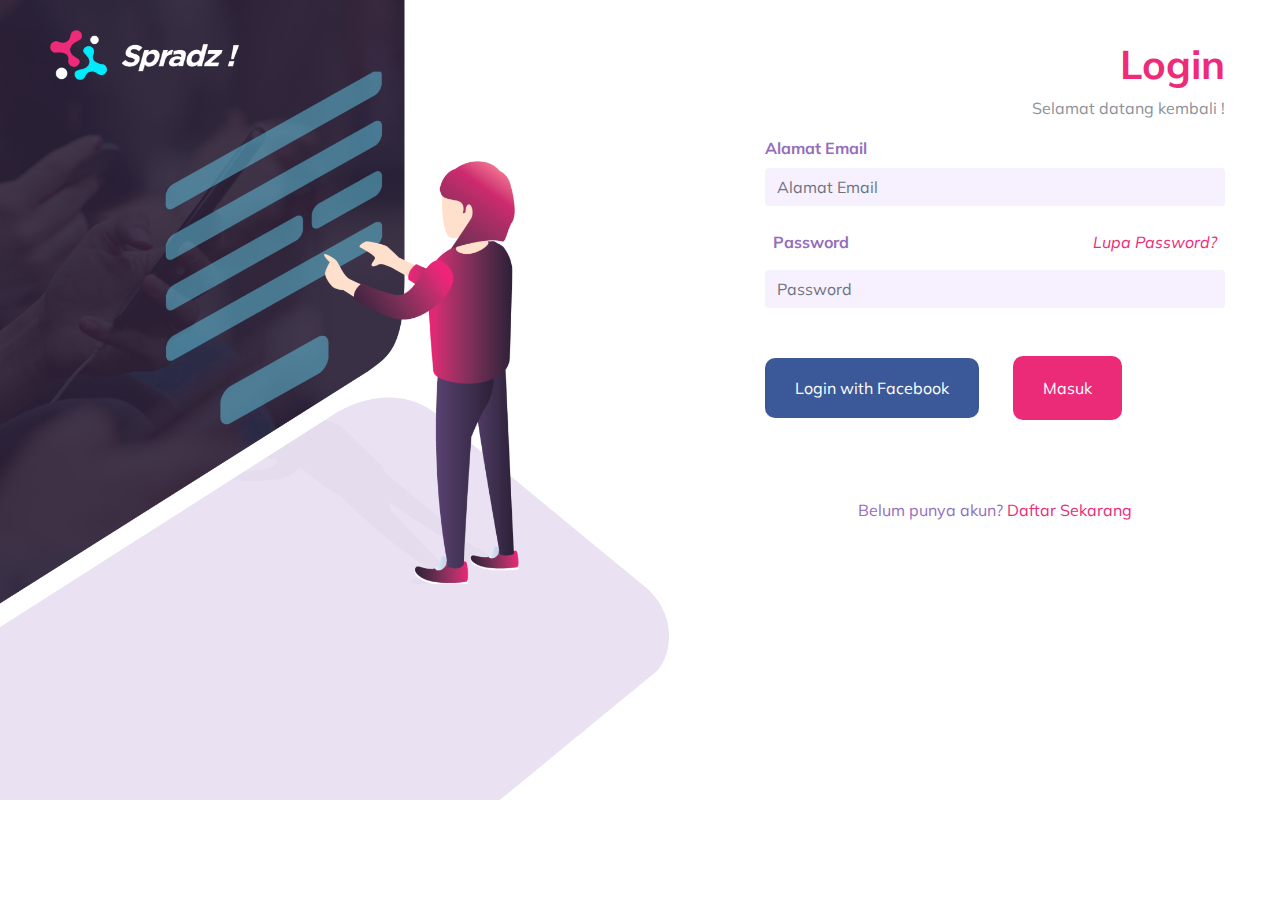
<file: login.html>
<!doctype html>
<html lang="en">
<head>
	<title>Platform Social Media Marketing Indonesia</title>
	<!-- Required meta tags -->
	<meta charset="utf-8">
	<meta name="viewport" content="width=device-width, initial-scale=1, shrink-to-fit=no">
	<link rel="shortcut icon" href="assets/img/icon/favicon.png">
	
	<!-- Bootstrap CSS -->
	<link rel="stylesheet" href="https://stackpath.bootstrapcdn.com/bootstrap/4.2.1/css/bootstrap.min.css" integrity="sha384-GJzZqFGwb1QTTN6wy59ffF1BuGJpLSa9DkKMp0DgiMDm4iYMj70gZWKYbI706tWS" crossorigin="anonymous">
	
	<!-- CSS -->
	<link rel="stylesheet" type="text/css" href="css/style.css">  
	<link rel="stylesheet" href="css/bootstrap.css" />
	
	<!-- Font Style -->
	<link href="https://fonts.googleapis.com/css?family=Muli&display=swap" rel="stylesheet">
	
	<!-- Fontawesome -->
	<link rel="stylesheet" href="https://use.fontawesome.com/releases/v5.2.0/css/all.css" integrity="sha384-hWVjflwFxL6sNzntih27bfxkr27PmbbK/iSvJ+a4+0owXq79v+lsFkW54bOGbiDQ" crossorigin="anonymous">

	<!-- Owl Carousel -->
	<link rel="stylesheet" href="assets/OwlCarousel/dist/assets/owl.carousel.min.css">
	<link rel="stylesheet" href="assets/OwlCarousel/dist/assets/owl.theme.default.min.css">
	<!-- <link rel="stylesheet" href="https://cdnjs.cloudflare.com/ajax/libs/OwlCarousel2/2.3.4/assets/owl.carousel.min.css">
	<link rel="stylesheet" href="https://cdnjs.cloudflare.com/ajax/libs/OwlCarousel2/2.3.4/assets/owl.theme.default.min.css"> -->


</head>
<body>

<div class="container-fluid">
	<div id="login" class="login">
		<div class="row">
			<div class="col-12 col-sm-12 col-md-12 col-lg-6 col-xl-6">
				<div class="icon-login">
					<a href="index.html">
						<img src="assets/img/icon/spradz-logo.png">
					</a>					
				</div>
				<div class="img-hero-login">
					<img src="assets/img/ilustration/ilustrasi-login.png">
				</div>
			</div>
			<div class="col-12 col-sm-12 col-md-12 col-lg-6 col-xl-6 bg-mobile">
				<div class="bg-overlay-mobile"></div>
				<div class="login-form h-log">
					<div class="title-login">
						<h1 class="pink"><b>Login</b></h1>
						<p class="">
							Selamat datang kembali !
						</p>
					</div>
					
					<form class="form-input ">
						<div class="form-group mb-3">
							<label for="">Alamat Email</label>
							<input type="email" class="form-control" id="" aria-describedby="emailHelp" placeholder="Alamat Email">
						</div>
						<div class="form-group mb-3">
							<div class="d-flex bd-highlight">
								<div class="mr-auto p-2 bd-highlight">
									<label for="">Password</label>
								</div>
								<div class="p-2 bd-highlight">
									<a href="" class="pink"><i>Lupa Password?</i></a>
								</div>
							</div>
							
							<input type="password" class="form-control" id="password" aria-describedby="emailHelp" placeholder="Password">
							<span onclick="seePassword()">
								<i class="fas fa-eye" ></i>
							</span>
						</div>
						<div class="btn-submit2 my-5">
							<li>
								<a href="" class="btn-blue ">
									<i class="fab fa-facebook-f"></i> Login with Facebook
								</a>
							</li>
							<li>
								<button type="submit" class="">Masuk</button>
							</li>
						</div>
						<p class="link_register ">
							Belum punya akun? <a href="register.html">Daftar Sekarang</a> 
						</p>
					</form>
				</div>
			</div>
		</div>
	</div>
</div>


<!-- Optional JavaScript -->
<!-- jQuery first, then Popper.js, then Bootstrap JS -->
<script src="https://code.jquery.com/jquery-3.3.1.slim.min.js" integrity="sha384-q8i/X+965DzO0rT7abK41JStQIAqVgRVzpbzo5smXKp4YfRvH+8abtTE1Pi6jizo" crossorigin="anonymous"></script>
<script src="https://cdnjs.cloudflare.com/ajax/libs/popper.js/1.14.6/umd/popper.min.js" integrity="sha384-wHAiFfRlMFy6i5SRaxvfOCifBUQy1xHdJ/yoi7FRNXMRBu5WHdZYu1hA6ZOblgut" crossorigin="anonymous"></script>
<script src="https://stackpath.bootstrapcdn.com/bootstrap/4.2.1/js/bootstrap.min.js" integrity="sha384-B0UglyR+jN6CkvvICOB2joaf5I4l3gm9GU6Hc1og6Ls7i6U/mkkaduKaBhlAXv9k" crossorigin="anonymous"></script>


<!-- Owl Carousel -->
<script src="assets/OwlCarousel/dist/owl.carousel.min.js" data-cover></script>
<!-- <script src="assets/OwlCarousel/src/js/owl.support.js" data-cover></script>
<script src="assets/OwlCarousel/src/js/owl.autoplay.js" data-cover></script> -->



<script src="js/script.js"></script>
</body>
</html>
</file>
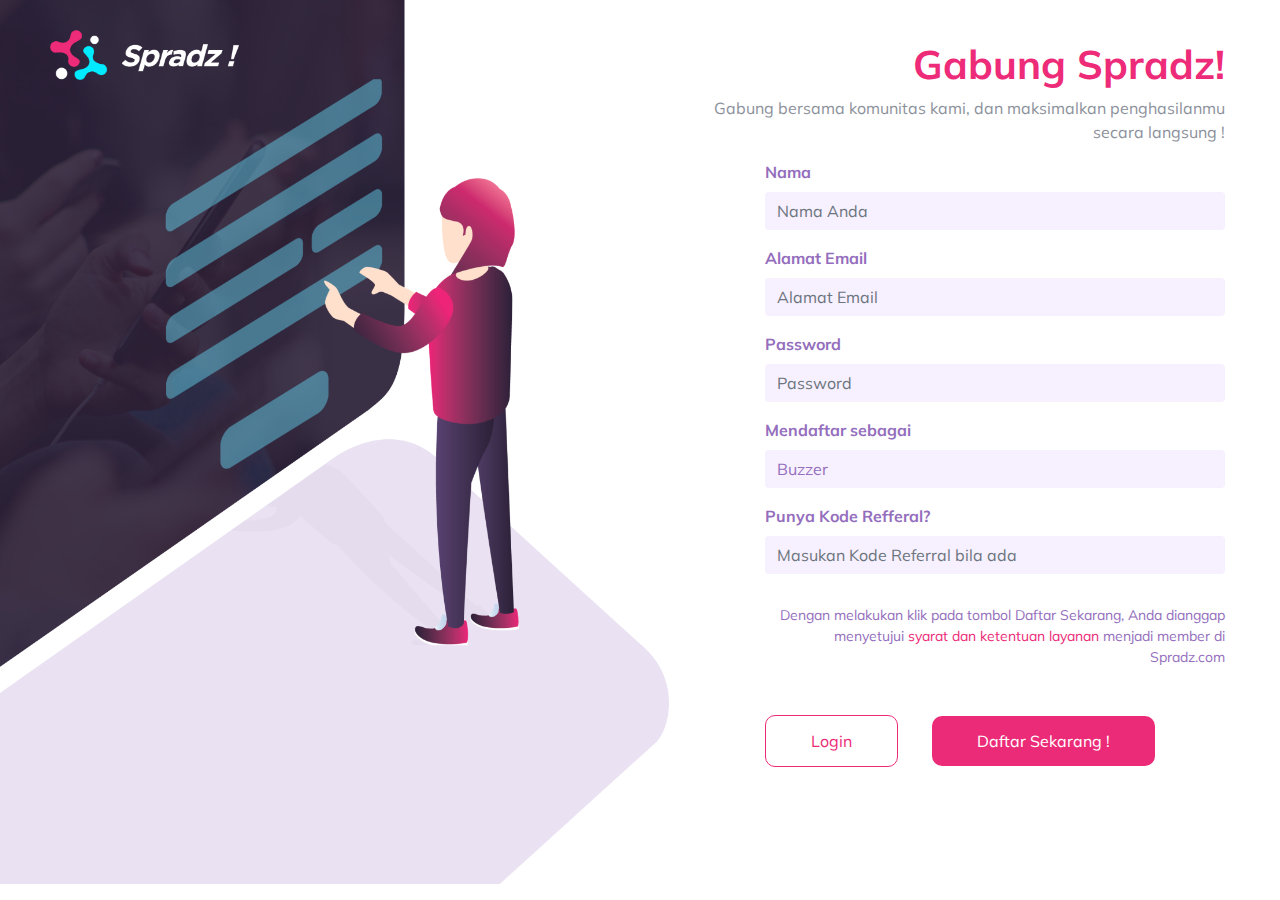
<file: register.html>
<!doctype html>
<html lang="en">
<head>
	<title>Platform Social Media Marketing Indonesia</title>
	<!-- Required meta tags -->
	<meta charset="utf-8">
	<meta name="viewport" content="width=device-width, initial-scale=1, shrink-to-fit=no">
	<link rel="shortcut icon" href="assets/img/icon/favicon.png">
	
	<!-- Bootstrap CSS -->
	<link rel="stylesheet" href="https://stackpath.bootstrapcdn.com/bootstrap/4.2.1/css/bootstrap.min.css" integrity="sha384-GJzZqFGwb1QTTN6wy59ffF1BuGJpLSa9DkKMp0DgiMDm4iYMj70gZWKYbI706tWS" crossorigin="anonymous">
	
	<!-- CSS -->
	<link rel="stylesheet" type="text/css" href="css/style.css">  
	<link rel="stylesheet" href="css/bootstrap.css" />
	
	<!-- Font Style -->
	<link href="https://fonts.googleapis.com/css?family=Muli&display=swap" rel="stylesheet">
	
	<!-- Fontawesome -->
	<link rel="stylesheet" href="https://use.fontawesome.com/releases/v5.2.0/css/all.css" integrity="sha384-hWVjflwFxL6sNzntih27bfxkr27PmbbK/iSvJ+a4+0owXq79v+lsFkW54bOGbiDQ" crossorigin="anonymous">

	<!-- Owl Carousel -->
	<link rel="stylesheet" href="assets/OwlCarousel/dist/assets/owl.carousel.min.css">
	<link rel="stylesheet" href="assets/OwlCarousel/dist/assets/owl.theme.default.min.css">
	<!-- <link rel="stylesheet" href="https://cdnjs.cloudflare.com/ajax/libs/OwlCarousel2/2.3.4/assets/owl.carousel.min.css">
	<link rel="stylesheet" href="https://cdnjs.cloudflare.com/ajax/libs/OwlCarousel2/2.3.4/assets/owl.theme.default.min.css"> -->


</head>
<body>
<div class="container-fluid">
	<div id="login" class="login">
		<div class="row">
			<div class="col-12 col-sm-12 col-md-12 col-lg-6 col-xl-6">
				<div class="icon-login">
					<a href="index.html">
						<img src="assets/img/icon/spradz-logo.png">
					</a>
				</div>
				<div class="img-hero-login">
					<img src="assets/img/ilustration/ilustrasi-login.png">
				</div>
			</div>
			<div class="col-12 col-sm-12 col-md-12 col-lg-6 col-xl-6 bg-mobile">
				<div class="bg-overlay-mobile"></div>
				<div class="login-form">
					<div class="title-login">
						<h1 class="pink"><b>Gabung Spradz!</b></h1>
						<p class="">
							Gabung bersama komunitas kami, dan maksimalkan penghasilanmu secara langsung !
						</p>
					</div>
					
					<form class="form-input ">
						<div class="form-group mb-3">
							<label for="">Nama</label>
							<input type="email" class="form-control" id="" aria-describedby="emailHelp" placeholder="Nama Anda">
						</div>
						<div class="form-group mb-3">
							<label for="">Alamat Email</label>
							<input type="email" class="form-control" id="" aria-describedby="emailHelp" placeholder="Alamat Email">
						</div>
						<div class="form-group mb-3">
							<label for="">Password</label>
							<input type="password" class="form-control" id="password" aria-describedby="emailHelp" placeholder="Password">
							<span onclick="seePassword()">
								<i class="fas fa-eye" ></i>
							</span>
						</div>
						<div class="form-group mb-3">
							<label for="">Mendaftar sebagai</label>
							<select class="form-control" id="">
								<option>Buzzer</option>
								<option>Influencer</option>
								<option>Advertiser</option>
							</select>
							<span >
								<i class="fas fa-sort-down"></i>
							</span>
						</div>
						<div class="form-group mb-3">
							<label for="">Punya Kode Refferal?</label>
							<input type="text" class="form-control" id="" aria-describedby="emailHelp" placeholder="Masukan Kode Referral bila ada">
						</div>
						<p class=" s_k">
							Dengan melakukan klik pada tombol Daftar Sekarang,
							Anda dianggap menyetujui <a href=""> syarat dan ketentuan layanan</a>
							menjadi member di Spradz.com
						</p>
						<div class="btn-submit my-5">
							<li>
								<a href="login.html" class="btn-outline-pink ">Login</a>
							</li>
							<li>
								<button type="submit" class=" ">Daftar Sekarang !</button>
							</li>
						</div>
					</form>
				</div>
			</div>
		</div>
	</div>
</div>


<!-- Optional JavaScript -->
<!-- jQuery first, then Popper.js, then Bootstrap JS -->
<script src="https://code.jquery.com/jquery-3.3.1.slim.min.js" integrity="sha384-q8i/X+965DzO0rT7abK41JStQIAqVgRVzpbzo5smXKp4YfRvH+8abtTE1Pi6jizo" crossorigin="anonymous"></script>
<script src="https://cdnjs.cloudflare.com/ajax/libs/popper.js/1.14.6/umd/popper.min.js" integrity="sha384-wHAiFfRlMFy6i5SRaxvfOCifBUQy1xHdJ/yoi7FRNXMRBu5WHdZYu1hA6ZOblgut" crossorigin="anonymous"></script>
<script src="https://stackpath.bootstrapcdn.com/bootstrap/4.2.1/js/bootstrap.min.js" integrity="sha384-B0UglyR+jN6CkvvICOB2joaf5I4l3gm9GU6Hc1og6Ls7i6U/mkkaduKaBhlAXv9k" crossorigin="anonymous"></script>


<!-- Owl Carousel -->
<script src="assets/OwlCarousel/dist/owl.carousel.min.js" data-cover></script>
<!-- <script src="assets/OwlCarousel/src/js/owl.support.js" data-cover></script>
<script src="assets/OwlCarousel/src/js/owl.autoplay.js" data-cover></script> -->



<script src="js/script.js"></script>
</body>
</html>
</file>
<file: css/style.css>
body{
	font-family: 'Muli', sans-serif !important;
}
/*=============== HEADER =================*/
#header{
	position: fixed;
	width: 100%;
	z-index: 100;
}
.brand-logo img{
	max-height: 80px;
	max-width: 200px;
}
.header-right ul li{
	display: inline-block;
	margin-left: 15px;
}
.header-right ul li a{
	color: #fff;
}
.header-right ul li a:hover{
	text-decoration: none;
}
.header-center{
	margin-right: 25px;
}
.header-center ul li {
	display: inline-block;
	margin-left: 15px;
}
.header-center ul li a{
	color: #fff;
}
.header-center ul li a:hover{
	text-decoration: none;
}
.scrolled{
	padding-top: -30;
	height: 70px;
	background-color: #2D2139;
	transition: 0.2s;
	opacity: 0.9;
	box-shadow: 0 4px 8px 0 rgba(0, 0, 0, 0.2), 0 6px 20px 0 rgba(0, 0, 0, 0.19);
}
.humberger{
	display: none;
}
.button_container {
	position: fixed;
	top: 20px;
	right: 70px;
	height: 25px;
	width: 27px;
	cursor: pointer;
	z-index: 100;
	transition: opacity .25s ease;
}
.button_container:hover {
	opacity: .7;
}
.button_container.active .top {
	-webkit-transform: translateY(11px) translateX(0) rotate(45deg);
	transform: translateY(11px) translateX(0) rotate(45deg);
	background: #fff;
}
.button_container.active .middle {
	opacity: 0;
	background: #fff;
}
.button_container.active .bottom {
	-webkit-transform: translateY(-11px) translateX(0) rotate(-45deg);
	transform: translateY(-11px) translateX(0) rotate(-45deg);
	background: #fff;
}
.button_container span {
	background: #fff;
	border: none;
	height: 5px;
	width: 100%;
	position: absolute;
	top: 0;
	left: 0;
	transition: all .35s ease;
	cursor: pointer;
}
.button_container span:nth-of-type(2) {
	top: 11px;
}
.button_container span:nth-of-type(3) {
	top: 22px;
}
.overlay-menu{
	z-index: 100;
}
.overlay_menu {
	position: fixed;
	background: #2D2139;
	top: 0;
	left: 0;
	width: 100%;
	height: 0%;
	z-index: 99;
	opacity: 0;
	visibility: hidden;
	transition: opacity .35s, visibility .35s, height .35s;
	overflow: hidden;
}
.overlay_menu.open {
	opacity: 0.95;
	visibility: visible;
	height: 100%;
}
.overlay_menu.open li {
	-webkit-animation: fadeInRight .5s ease forwards;
	animation: fadeInRight .5s ease forwards;
	-webkit-animation-delay: .35s;
	animation-delay: .35s;
}
.overlay_menu.open li:nth-of-type(2) {
	-webkit-animation-delay: .4s;
	animation-delay: .4s;
}
.overlay_menu.open li:nth-of-type(3) {
	-webkit-animation-delay: .45s;
	animation-delay: .45s;
}
.overlay_menu.open li:nth-of-type(4) {
	-webkit-animation-delay: .50s;
	animation-delay: .50s;
}
.overlay_menu nav {
	position: relative;
	height: 10%;
	top: 25%;
	-webkit-transform: translateY(-50%);
	transform: translateY(-50%);
	font-size: 18px;
	text-align: center;
}
.overlay_menu ul {
	list-style: none;
	padding: 0;
	margin: 0 auto;
	display: inline-block;
	position: relative;
	height: 100%;
}
.overlay_menu ul li {
	display: block;
	height: 25%;
	height: calc(100% / 4);
	min-height: 50px;
	position: relative;
	opacity: 0;
}
.overlay_menu ul li a {
	display: block;
	position: relative;
	color: #fff;
	text-decoration: none;
	overflow: hidden;
}
.overlay_menu ul li a:hover:after, .overlay_menu ul li a:focus:after, .overlay_menu ul li a:active:after {
	width: 100%;
}
.overlay_menu ul li a:after {
	content: '';
	position: absolute;
	bottom: 0;
	left: 50%;
	width: 0%;
	-webkit-transform: translateX(-50%);
	transform: translateX(-50%);
	height: 3px;
	transition: .35s;
}

@-webkit-keyframes fadeInRight {
	0% {
		opacity: 0;
		left: 20%;
	}
	100% {
		opacity: 1;
		left: 0;
	}
}

@keyframes fadeInRight {
	0% {
		opacity: 0;
		left: 20%;
	}
	100% {
		opacity: 1;
		left: 0;
	}
}


/*=============== HOME =================*/
.home{
	background-image: url('../assets/img/ilustration/home-img.png');
	height: 800px;
	width: 100%;
	background-position: center;
	background-repeat: no-repeat;
	background-size: cover;
}
.bg-color-overlay{
	background-color: #2D2139;
	height: 800px;
	width: 100%;
	opacity: 0.9;
	position: absolute;
}
.content-home{
	padding-top: 130px;
	position: relative;
	z-index: 5;
}
.hero-img img{
	width: 90%;
	margin-top: -40px;
}
.btn-home{
	margin-top: 50px;
}
.fa-times-circle{
	margin-bottom: -50px;
	margin-left: -50px;
	color: #fff;
	width: 100%;
	cursor: pointer !important;
}
.bg-modal-content{
	background-color: rgb(0,0,0,0) !important;
	border: 5px solid rgb(0,0,0,0) !important;
}
.modal-body video{
	width: 100%; 
	height: auto; 
	margin:0 auto; 
	frameborder:0;
	z-index: 1000;
}
.bg-join-now{
	background-image: url('../assets/img/ilustration/bg-join.png');
	height: 280px;
	width: 100%;
	background-position: center;
	background-repeat: no-repeat;
	background-size: cover;
}
.modal-join-now{
	margin-top: 100px;
}
.img-join img{
	max-height: 350px;
	max-width: 150px;
	margin-top: -30px;
	position: absolute;
	z-index: 1001;
}
.title-join{
	text-align: right;
	color: #fff;
	position: absolute;
	right: 0;
	margin-right: 45px;
	top: 45px;
}
.title-join h1{
	font-size: 52px;	
}
.footer-modal{
	padding:40px 0;
}
.footer-modal a{
	margin: 10px;
}
.fa-times{
	color: #fff;
	padding-right: 15px;
	padding-top: 15px;
}
.footer-modal li{
	display: inline-block;
	list-style: none;
}
.masking{
	background-image: url('../assets/img/ilustration/hero-mask.png');
	height: 250px;
	width: 100%;
	margin-top: -230px;
	background-repeat: no-repeat;
	background-size: cover;
	position: relative;
	z-index: 5;
}
/*========== Box Panel =========*/
.panel-box{
	margin-top: -250px;	
}
.panel-box li{
	display: inline-block;
	list-style: none;
	margin: -6px;
	box-shadow: 0px 0px 13.343px rgba(0, 0, 0, 0.15);
	border-radius: 30px;
}
.item-slide:hover .item-overlay.right {
	right: 0;
	left: 0;
}

.item-slide:hover .item-overlay.left {
	left: 0;
}

.item-overlay {
	position: absolute;
	top: 0; right: 0; bottom: 0; left: 0;  
	color: #fff;
	overflow: hidden;
	text-align: center;
	width: 100%; 
	-moz-transition: top 0.3s, right 0.3s, bottom 0.3s, left 0.3s;
	-webkit-transition: top 0.3s, right 0.3s, bottom 0.3s, left 0.3s;
	transition: top 0.3s, right 0.3s, bottom 0.3s, left 0.3s;
}
.item-overlay.right {
	right: 200%;
	left: -100%;
	background-color: #FF9EC5;
}
.item-overlay.left {
	left: 100%;
	background-color: #00CCDD;
}
.item-left{
	border-radius: 30px 0 0 30px;
	border-right: 1px solid #E0DDDD;
}
.item-right{
	border-radius: 0 30px 30px 0;
	border-left: 1px solid #E0DDDD;
}

.item-slide {
	position: relative;  
	overflow: hidden;
	max-width: 430px;
	height: 430px;
	padding: 15px;
	z-index: 25;
}
.item-slide img {
	padding-top: 40px;
	width: 50%;
	max-height: 350px;
}
.arrow-left{
	position: absolute;
	left: 0;
	top: 95px;
	margin-left: -20px;
	height: 150px;
}
.arrow-right{
	position: absolute;
	right: 0;
	top: 95px;
	margin-right: -20px;
	height: 150px;
}
.description {
	padding: 45px 10px 0 10px;
}
.description p{
	height: 150px;
	text-align: center;
}


/*====== Content Influ Buzz ======*/

.content-influ-buzz{
	margin-top: 100px;
}
.description-text h3{
	margin-bottom: 70px;
}
.description-text p{
	font-size: 18px;
}
.influencer-img img{
	width: 100%;
	max-height: 350px;
	margin-top: 200px;
	z-index: 11;
	position: relative;
}

/*====== Content Influ Buzz ======*/

.testimoni{
	background-image: url('../assets/img/ilustration/mask.png');
	height: 1250px;
	width: 100%;
	margin-top: -170px;
	background-repeat: no-repeat;
	background-size: cover;
	position: relative;
	z-index: 10;
}
.content-testimoni{
	padding-top: 350px;
	margin-bottom: 100px;
	padding-bottom: 100px;
}
.spradz-logo img{
	max-width: 100px;
}
.box-comment{
	margin-top: 100px;
	margin-right: 20%;
	margin-left: 20%;
}
.slide-testimoni{
	margin-top: 100px;
	position: relative;
	z-index: 10;
}
.owl-nav i{
	color: #fff;
	cursor: pointer;
	font-size: 24px;
}
.owl-next{
	padding-top: 50px;
	left: -10px;
	position: absolute;
}
.owl-prev{
	padding-top: 50px;
	right: -10px;
	position: absolute;
}
.avatar{
	height: 90px;
	width: 90px !important;
	border-radius: 100px;
	margin-bottom: 20px;
	border-radius: 100px;
	object-fit: cover;
}
.slider-testimoni{
	width: 180px;
}
.slider-testimoni h5{
	font-size: 18px;
	font-weight: bold;
}
/*====== Advertiser ======*/
.advertiser{
	margin-top: -200px;
}
.content-adv{
	padding-top: 280px;
	padding-bottom: 300px;
}
.description-adv h2{
	margin-bottom: 60px;
}
.description-adv p{
	margin-bottom: 100px;
}
.img-adv img{
	width: 100%;
	max-height: 500px;
}
.img-adv-mobile{
	display: none;
	text-align: center;
}
.img-adv-mobile img{
	max-height: 450px;
}
.btn-readmore{
	z-index: 90;
	position: relative;
}

/*====== content Client ======*/

.bg-mask3{
	background-image: url('../assets/img/ilustration/mask2.png');
	height: 700px;
	width: 100%;
	margin-top: -350px;
	background-repeat: no-repeat;
	background-size: cover;
	position: relative;
}
.content-client{
	padding-top: 350px;
}
.bg-mask3 h4{
	margin-bottom: 80px;
}
.slider-client{
	max-width: 180px;
	margin:0 25px;
}
.slider-client img{
	max-height: 180px;
}

.slide-client{
	position: relative;
	z-index: 10;
	padding-top: 0;
}
.owl-nav i{
	color: #fff;
	cursor: pointer;
	font-size: 24px;
}
.owl-next{
	padding-top: 50px;
	left: -10px;
	position: absolute;
}
.owl-prev{
	padding-top: 50px;
	right: -10px;
	position: absolute;
}
/*========== Footer ==========*/

.footer{
	padding: 10px 0 40px 0;
}
.footer-top{
	padding-top: 30px;
}
.footer-list{
	margin-bottom: 25px;
}
.footer-list a{
	color: #fff;
	display: list-item;
	list-style: none;
	margin-bottom: 10px;
}
.footer-list a:hover{
	color: #fff;
	text-decoration: none;
	font-weight: bold;
}
.footer-top-right{
	text-align: right;
}
.footer-top-right p{
	margin-top: 30px;
}
.logo-footer{
	max-height: 50px;
}
.footer-bottom{
	margin-top: 30px;
}
.copyright{
	font-size: 14px;
	padding-top: 8px;
}
.footer-bottom-right{
	text-align: right;
}
.footer-bottom-right a{
	margin-left: 10px;
}
.footer-bottom-right a:hover{
	text-decoration: none;
}
.sosmed{
	height: 35px;
	width: 35px;
	border-radius: 100px;
}
.sosmed:hover{
	-webkit-transform-origin: top center;
	-ms-transform-origin: top center;
	transform-origin: top center;
	-webkit-animation-name: swing;
	animation-name: swing;
	-webkit-animation-duration: 1s;
	animation-duration: 1s;
	-webkit-animation-fill-mode: both;
	animation-fill-mode: both;
}
@-webkit-keyframes swing {
	20% {
		-webkit-transform: rotate3d(0, 0, 1, 15deg);
		transform: rotate3d(0, 0, 1, 15deg);
	}
	40% {
		-webkit-transform: rotate3d(0, 0, 1, -10deg);
		transform: rotate3d(0, 0, 1, -10deg);
	}
	60% {
		-webkit-transform: rotate3d(0, 0, 1, 5deg);
		transform: rotate3d(0, 0, 1, 5deg);
	}
	80% {
		-webkit-transform: rotate3d(0, 0, 1, -5deg);
		transform: rotate3d(0, 0, 1, -5deg);
	}
	100% {
		-webkit-transform: rotate3d(0, 0, 1, 0deg);
		transform: rotate3d(0, 0, 1, 0deg);
	}
}
@keyframes swing {
	20% {
		-webkit-transform: rotate3d(0, 0, 1, 15deg);
		transform: rotate3d(0, 0, 1, 15deg);
	}
	40% {
		-webkit-transform: rotate3d(0, 0, 1, -10deg);
		transform: rotate3d(0, 0, 1, -10deg);
	}
	60% {
		-webkit-transform: rotate3d(0, 0, 1, 5deg);
		transform: rotate3d(0, 0, 1, 5deg);
	}
	80% {
		-webkit-transform: rotate3d(0, 0, 1, -5deg);
		transform: rotate3d(0, 0, 1, -5deg);
	}
	100% {
		-webkit-transform: rotate3d(0, 0, 1, 0deg);
		transform: rotate3d(0, 0, 1, 0deg);
	}
}
.copyright-mobile{
	display: none;
}
.footer-bottom-left{
	display: block;
}
.footer-top-left-mobile{
	display: none;
}
.footer-top-right{
	display: block;
}


/*========== Login ===========*/
.img-hero-login img{
	width: 110%;
	height: 100%;
	margin-left: -50px;
	position: absolute;
	z-index: -1;
}
.icon-login img{
	max-height: 50px;
	position: absolute;
	left: 50px;
	top: 30px;
}
.login-form{	
	padding: 40px;
}
.form-input{
	margin-left: 70px;
}
.title-login{
	text-align: right;
}
.title-login p{
	color: #8c919b;
}
.form-input label{
	color: #946EBD;
	font-weight: bold;
}
.form-input .form-control{
	border:0;
	background-color: #F7F0FF;
	color: #946EBD !important;
}
.form-input::placeholder { 
	color: #946EBD !important;
}
.form-input .form-control:focus{
	color: #946EBD ;
	border:3px solid #946EBD;
	background-color: #F7F0FF;
	border-color: #F7F0FF;
	box-shadow: 0 1px 1px rgba(0, 0, 0, 0) inset, 0 0 8px rgba(0, 0, 0, 0);
}
.form-input span{
	position: absolute;
	right: 0;
	margin-right: 70px;
	margin-top: -30px;
	cursor: pointer;
}
.fa-eye{
	color: #946EBD;
}
.fa-sort-down{
	color: #946EBD;
}
.form-input select {
	-moz-appearance:none; 
	-webkit-appearance:none; 
	appearance:none;
}
.s_k{
	color: #946EBD;
	text-align: right;
	font-size: 14px;
	padding-top: 15px;
}
.s_k a{
	color: #EC2B78;
} 
.s_k a:hover{
	color: #EC2B78;
	font-weight: bold;
} 
.btn-submit li{
	display: inline-block;
	list-style: none;
	margin-bottom: 30px;
	margin-right: 30px;
}
.btn-submit2 li{
	display: inline-block;
	list-style: none;
	margin-bottom: 30px;
	margin-right: 30px;
}
.link_register{
	text-align: center;
	color: #946EBD;
}
.link_register a{
	color: #EC2B78;
} 
.link_register a:hover{
	color: #EC2B78;
	font-weight: bold;
} 
.h-log{
	height: 800px;
}

/*=========== Page Advertiser ============*/
.bg-color-purple{
	height: 800px;
	width: 100%;
	background-position: center;
	background-repeat: no-repeat;
	background-size: cover;
	background-color: #2D2139;
}
.bg-white-content{
	padding-bottom: 300px;
}
.subtitle{
	color: #946EBD;
}
.description-title{
	color: #626262;
	font-weight: 300;
}
.thumbnail-img-hero{
	width: 90%;
	max-height: 350px;
}
.content-description{
	padding-bottom: 50px;
}
.content-info{
	margin-bottom: 70px;
}
.thumbnail-img-hero-mobile{
	display: none;
}
.step-by-step{
	margin: 50px 0;
}
.icon-step{
	max-height: 80px;
	margin-bottom: 25px;
}
.card-step {
	text-align: center;
	margin-bottom: 25px;
}
.card-step label{
	background-color: #946EBD;
	color: #fff;
	padding: 5px 15px;
	border-radius: 7px;
	margin-bottom: 25px;
}
.card-step h5{
	font-weight: 400;
	color: #2D2139;
	height:70px;
	line-height: 30px; 
}
.card-step h6{
	font-weight: 400;
	color: #626262;
	line-height: 25px; 
}

.fade-in-element {
	animation: fade-in 3s;
}
@keyframes fade-in {
	from {opacity: 0; transform: scale(.7,.7)}
	to {opacity: 1;}
}
.hidden-hero {
	opacity: 0;
}
.slide-right {
	-webkit-animation-name: slideInLeft;
	animation-name: slideInLeft;
	-webkit-animation-duration: 1s;
	animation-duration: 1s;
	-webkit-animation-fill-mode: both;
	animation-fill-mode: both;
}
@-webkit-keyframes slideInLeft {
	0% {
		-webkit-transform: translateX(-100%);
		transform: translateX(-100%);
		visibility: visible;
	}
	100% {
		-webkit-transform: translateX(0);
		transform: translateX(0);
	}
}
@keyframes slideInLeft {
	0% {
		-webkit-transform: translateX(-100%);
		transform: translateX(-100%);
		visibility: visible;
	}
	100% {
		-webkit-transform: translateX(0);
		transform: translateX(0);
	}
}
.hidden-text {
	opacity: 0;
}
.slide-left{
	-webkit-animation-name: slideInRight;
	animation-name: slideInRight;
	-webkit-animation-duration: 1s;
	animation-duration: 1s;
	-webkit-animation-fill-mode: both;
	animation-fill-mode: both;
}
.hidden-text2 {
	opacity: 0;
}
@-webkit-keyframes slideInRight {
	0% {
		-webkit-transform: translateX(100%);
		transform: translateX(100%);
		visibility: visible;
	}
	100% {
		-webkit-transform: translateX(0);
		transform: translateX(0);
	}
}
@keyframes slideInRight {
	0% {
		-webkit-transform: translateX(100%);
		transform: translateX(100%);
		visibility: visible;
	}
	100% {
		-webkit-transform: translateX(0);
		transform: translateX(0);
	}
}
#slide-all-testimoni button.owl-next{
	display: none !important;
}
#slide-all-testimoni button.owl-prev{
	display: none !important;
}
#slide-all-client button.owl-next{
	display: none !important;
}
#slide-all-client button.owl-prev{
	display: none !important;
}
#slide-all-testimoni button.owl-dot{
	display: none !important;
}
#slide-all-client button.owl-dot{
	display: none !important;
}
#slide-all-client button.owl-dot{
	margin-top: 60px;
}
#slide-all-client .owl-carousel .owl-dots .owl-dot.active span,
#slide-all-client .owl-carousel .owl-dots .owl-dot:hover span {
	background: #00EBFF;
	outline: 0;
	border: 0;
}
#slide-all-client .owl-carousel .owl-dots .owl-dot:focus span {
	outline: rgb(0,0,0,0);
	border: rgb(0,0,0,0);
}
#slide-all-client .owl-carousel .owl-dots{
	display: inline-block;
	width: 100%;
	text-align: center;
}
#slide-all-client .owl-carousel .owl-dots .owl-dot{
	display: inline-block;
}
#slide-all-client .owl-carousel .owl-dots .owl-dot span {
	border:2px solid #00EBFF;
	display: inline-block;
	background: #2D2139;
	height: 20px;
	margin: 0  10px;
	width: 20px;
}
/*=============== Page Buzzer ==============*/
.lh-55{
	line-height: 55px;
}
.clue{
	margin: 0 0 5px 0;
	font-size: 22px;
	color: #2D2139;
	height: 70px;
}
.mt-8{
	margin-top: 80px;
}
.l-h-25{
	line-height: 25px;
}
.h-testi{
	padding-top: 50px;
	height: 1000px;
}
/*--- owl slider ---*/
.bg-testimonials{
	background-image: url('../assets/img/ilustration/mask2.png');
	max-height: 1200px;
	padding-bottom: 100px;
	width: 100%;
	margin-top: -350px;
	background-repeat: no-repeat;
	background-size: cover;
	position: relative;
}
.testimonials{
	position: relative;
}

.owl-nav-mobile{
	display: none;
}
.item-slider-box {
	padding-top: 100px;
}
.content-slider{
	padding: 15px;
	max-width: 450px;
	background-color: #ED2B78;
	position: relative;
	max-height: 180px;
	box-shadow: 0px 10px 15px rgba(0, 0, 0, 0.5);
	border-radius: 10px 10px 0px 0px;
}
.fa-quote-left{
	color: #AC0F4D;
	font-size: 26px;
	padding-left: 150px;
	padding-top: 0;
}
.quotes-member{
	margin-left: 170px;
	padding-top: 10px;
	text-align: left;
}
.quotes-member p{
	color: #fff;
	font-style: italic;
	font-weight: 300;
	font-size: 14px;
	line-height: 23px;
}
.img-profil{
	position:absolute;
	width: 200px !important;
	height: 260px;
	margin-top: -80px;
	z-index: 100;
}
.footer-quotes{
	max-width: 450px;
	border-radius: 0 0 10px 10px;
	background-color: #413450;
	padding: 10px;
}
.footer-quotes h5{
	font-size: 18px;
	line-height: 25px;
	text-align: center;
	color: #00EBFF;
}
.footer-quotes h6{
	font-weight: 300;
	font-size: 14px;
	line-height: 20px;
	text-align: center;
	color: #FFFFFF;
}
#customers-testimonials{
	padding-top: 100px;
}
#customers-testimonials button.owl-next{
	display: none !important;
}
#customers-testimonials button.owl-prev{
	display: none !important;
}
#customers-testimonials .item-slider-box  {
	margin-bottom:50px;
	opacity: .2;
	-webkit-transform: scale3d(0.8, 0.8, 1);
	transform: scale3d(0.8, 0.8, 1);
	-webkit-transition: all 0.3s ease-in-out;
	-moz-transition: all 0.3s ease-in-out;
	transition: all 0.3s ease-in-out;
}
#customers-testimonials .owl-item.active.center .item-slider-box  {
	opacity: 1;
	-webkit-transform: scale3d(2.0, 1.0, 1);
	transform: scale3d(1.0, 1.0, 1);
}
#customers-testimonials button.owl-dot{
	display: none !important;
}
/*========= Page Influencer ===========*/
.hero-img-influe{
	width: 100%;
}
#upgrade-premium{
	padding: 50px 0 350px 0;
	margin-top: -150px;
}
.description-premium{
	text-align: right;
}
.description-premium h5{
	font-weight: 300;
	line-height: 40px;
	font-size: 22px;
	color: #2D2139;
}
.description-premium h6{
	font-weight: 300;
	line-height: 40px;
	color: #EC2B78;
	font-size: 22px;
	font-weight: bold;
	margin-top: 80px;
}
/*====== Button ======*/

.btn-outline-pink{
	border: 1px solid #EC2B78 ;
	padding: 15px 45px;
	border-radius: 10px;
	color: #EC2B78;
}
.btn-outline-pink:hover{
	background-color: #EC2B78;
	padding: 15px 45px;
	border-radius: 10px;
	color: #fff;
	text-decoration: none;
	box-shadow: 0 4px 8px 0 rgba(0, 0, 0, 0.2), 0 6px 20px 0 rgba(0, 0, 0, 0.19);
}
.btn-submit button{
	background-color: #EC2B78;
	padding: 13px 45px;
	border-radius: 10px;
	color: #fff;
	border: 0;
	outline: 0;
}
.btn-submit button:hover{
	box-shadow: 0 4px 8px 0 rgba(0, 0, 0, 0.2), 0 6px 20px 0 rgba(0, 0, 0, 0.19);
}
.btn-pink{
	background-color: #EC2B78;
	padding: 10px 25px;
	border-radius: 10px;
	color: #fff;
}
.btn-pink:hover{
	color: #fff;
	text-decoration: none;
	box-shadow: 0 4px 8px 0 rgba(0, 0, 0, 0.2), 0 6px 20px 0 rgba(0, 0, 0, 0.19);
}
.btn-play{
	color: #fff;
}
.btn-play:hover{
	color: #fff;
	text-decoration: none;
}
.btn-outline-white a{
	border: 1px solid #fff;
	border-radius: 10px;
	color: #fff;
	width: 250px;
}
.btn-outline-white a:hover{
	text-decoration: none;
	background-color: #fff;
	color: #FF9EC5;
}
.btn-pink3 a{
	background-color: #EC2B78;
	width: 250px;
	border-radius: 10px;
	color: #fff !important;
}
.btn-pink3 a:hover{
	color: #fff;
	text-decoration: none;
	box-shadow: 0 4px 8px 0 rgba(0, 0, 0, 0.2), 0 6px 20px 0 rgba(0, 0, 0, 0.19);	
}
.btn-pink2{
	background-color: #EC2B78;
	padding: 20px 30px;
	border-radius: 10px;
	color: #fff;
}
.btn-pink2:hover{
	color: #fff;
	text-decoration: none;
	box-shadow: 0 4px 8px 0 rgba(0, 0, 0, 0.2), 0 6px 20px 0 rgba(0, 0, 0, 0.19);
}
.btn-blue{
	background-color: #3B5998;
	padding: 20px 30px;
	border-radius: 10px;
	color: #fff;
}
.btn-blue:hover{
	color: #fff;
	text-decoration: none;
	box-shadow: 0 4px 8px 0 rgba(0, 0, 0, 0.2), 0 6px 20px 0 rgba(0, 0, 0, 0.19);
}
.btn-submit2 button{
	background-color: #EC2B78;
	padding: 20px 30px;
	border-radius: 10px;
	color: #fff;
	border: 0;
	outline: 0;
}
.btn-submit2 button:hover{
	box-shadow: 0 4px 8px 0 rgba(0, 0, 0, 0.2), 0 6px 20px 0 rgba(0, 0, 0, 0.19);
}
/*====== Color, bg Color ======*/
.bg-soft-purple{
	background-color: #F7EFFF;
}
.white{
	color: #fff;
}
.pink{
	color: #ED2B78;
}
.blue{
	color: #00EBFF;
}
.purple{
	color: #946EBD;
}
.grey{
	color: #626262;
}
.bg-color2{
	background-color: #F8F3FC;
}
.bg-pink{
	background-color: #EC2B78;
}



/*=============== Responsive ==============*/

@media (min-width: 120px) and (max-width: 320px) {
	/*------header------*/
	.header-right{
		display: none;
	}
	.header-center{
		display: none;
	}
	.scrolled{
		height: 50px;
	}
	.humberger{
		display: block;
	}
	.brand-logo img{
		max-height: 80px;
		max-width: 130px;
	}
	.button_container {
		top: 15px;
		right: 30px;
		height: 20px;
		width: 25px;
	}
	.hero-img{
		display: none;
	}
	.home-left h1{
		font-size: 24px;
	}
	.home-left p{
		font-size: 18px;
	}
	.btn-home{
		margin-top: 30px;
	}
	.btn-home a{
		font-size: 14px;
	}
	.modal-video{
		margin-top: 25%;
	}
	.img-join img{
		max-height: 150px;
		max-width: 100px;
		margin-top: -10px;
	}
	.bg-join-now{
		height: 180px;
	}
	.title-join h1{
		font-size: 24px;	
	}
	.footer-modal{
		padding:20px 0;
	}
	.footer-modal li a{
		font-size: 14px;
	}
	.footer-modal li{
		margin-bottom: 30px;
	}
	/*---box panel---*/
	.panel-box{
		margin-top: -200px;	
	}
	.item-left{
		border-radius: 30px 30px 0 0;
		border-right : 0;
		border-bottom: 1px solid #E0DDDD;
	}
	.item-right{
		border-radius: 0 0 30px 30px;
		border-left : 0;
		border-top: 1px solid #E0DDDD;
	}
	.mobile-margin-top img{
		margin-top: 50px;
	}
	.arrow-left{
		position: absolute;
		right: 0;
		top: 0;
		margin-top: -60px;
		left: 0;
		width: 100px;
		margin-left: 220px;
		transform: rotate(90deg);
	}
	.arrow-right{
		position: absolute;
		right: 0;
		top: 330px;
		margin-right: 25px;
		width: 100px;
		transform: rotate(90deg);
	}
	.item-slide:hover .item-overlay.right {
		bottom: 0;
		top: 0;
	}

	.item-slide:hover .item-overlay.left {
		top: 0;
	}
	.item-overlay.right {
		bottom: 200%;
		top: -100%;
	}
	.item-overlay.left {
		top: 100%;
	}
	/*---influ buzz---*/
	.testimoni{
		margin-top: 80px;
	}
	.influencer-img img{
		width: 70%;
		max-height: 350px;
		margin-top: 30px;
		position: absolute;
		text-align: center;
		right: 15%;
		left: 15%;
	}
	/*---testimoni---*/	
	.testimoni{
		height: 900px;
		width: 100%;
		margin-top: 80px;
		background-repeat: no-repeat;
		background-size: cover;
		position: relative;
	}
	.content-testimoni{
		padding-top: 200px;
		padding-bottom: 100px;
	}
	.box-comment{
		margin-right: 0;
		margin-left: 0;
	}
	.owl-next{
		padding-top: 50px;
		left: 0;
		position: absolute;
		z-index: 11;
	}
	.owl-prev{
		padding-top: 50px;
		right: 0;
		position: absolute;
		z-index: 11;
	}
	.slider-testimoni h5{
		font-size: 14px;
	}
	.slider-testimoni p{
		font-size: 12px;
	}
	.avatar{
		height: 80px;
		width: 80px !important;
		border-radius: 100px;
		margin-bottom: 20px;
		border-radius: 100px;
		object-fit: cover;
	}
	.slide-testimoni{
		margin-top: 100px;
		position: relative;
		z-index: 99;
	}
	.slider-testimoni{
		width: 80px;
		margin-right: 180px !important;
	}
	/*----- advertiser-----*/
	.img-adv img{
		display: none;
	}
	.img-adv-mobile img{
		width: 100%;
	}
	.img-adv-mobile {		
		display: block;
		margin-bottom: 50px;
	}
	.btn-readmore{
		text-align: center;
	}
	/*---- Client ----*/
	.content-client{
		padding-top: 150px;
	}
	.bg-mask3{
		height: 400px;
		width: 100%;
		margin-top: -300px;
	}
	.slider-client{
		max-width: 100px;
		margin: 0;
		padding-top: 25px;
	}
	.slider-client img{
		max-width: 110px !important;
	}
	/*----footer----*/
	.footer-bottom-right{
		text-align: center;
	}
	.copyright-mobile{
		display: block;
		text-align: center;
		margin-top: 20px;
	}
	.footer-bottom-left{
		display: none;
	}
	.footer-top-left-mobile{
		display: block;
		text-align: left !important;
		margin-bottom: 35px;
	}
	.footer-top-left-mobile img{
		margin-bottom: 30px;
	}
	.footer-top-left-mobile p{
		text-align: left !important;
	}
	.footer-top-right{
		display: none;
	}
	/*---- login ----*/
	.form-input{
		margin-left: 0;
	}
	
	.btn-outline-pink{
		padding: 10px 25px;
	}
	.btn-outline-pink:hover{
		padding: 10px 25px;
	}
	.btn-submit button{
		background-color: #EC2B78;
		padding: 10px 25px;
		border-radius: 10px;
		color: #fff;
		border: 0;
		outline: 0;

	}
	.login-form{
		padding-bottom: 50px;
		z-index: 100;
		padding: 15px;
		position: relative;
		height: 100%;
		width: 100%;
	}
	.icon-login img{
		max-height: 40px;
		left: 30px;
		z-index: 101;
	}
	.bg-overlay-mobile{
		background-color: #2D203A;
		opacity: 0.9;
		position: absolute;
		z-index: 0;
		height: 100%;
		width: 100%;
		left: 0;
		right: 0;
	}
	.bg-mobile{
		background-image: url('../assets/img/ilustration/home-img.png');
		height: 100%;
		width: 100%;
		background-position: center;
		background-repeat: no-repeat;
		background-size: cover;
	}
	.title-login{
		padding-top: 80px;
	}
	.title-login h1{
		text-align: center;
		color: #fff !important;
	}
	.title-login p{
		text-align: center;
		color: #fff !important;
	}
	.title-login h1{
		font-size: 22px;
	}
	.title-login p{
		font-size: 14px;
	}
	.form-input label{
		color: #fff;
	}
	.form-input .form-control{
		border:0;
		background-color: rgb(217,182,255,0.2);
		color: #fff !important;
	}
	.form-input::placeholder { 
		color: #fff !important;
	}
	.form-input .form-control:focus{
		color: #946EBD ;
		border:3px solid #946EBD;
		background-color: rgb(217,182,255,0.2);
		border-color: #F7F0FF;
	}
	.form-input span{
		margin-right: 30px;
	}
	.btn-submit li{
		margin-right: 5px;
		display: inline-block !important;
		margin-bottom: 60px;
	}
	.btn-submit2 li{
		margin-right: 5px;
		display: inline-block !important;
		margin-bottom: 40px;
	}
	.s_k{
		text-align: center;
	}
	.fa-eye{
		color: #fff;
	}
	.fa-sort-down{
		color: #fff;
	}
	/*---- page adv -----*/
	.thumbnail-img-hero-hide-mobile{
		display: none;
	}
	.thumbnail-img-hero-mobile{
		display: block;
		text-align: center;
	}
	/*---- page buzzer ----*/
	.owl-nav-mobile{
		display: block;
	}
	#customers-testimonials{
		padding-top: 50px;
	}
	.padding-content{
		padding-top: 300px;
	}
	.owl-nav-mobile .owl-next{
		position: absolute;
		padding-top: 250px;
	}
	.owl-nav-mobile .owl-prev{
		position: absolute;
		padding-top: 250px;
	}
	.fa-quote-left{
		font-size: 22px;
		padding-left: 80px;
		padding-top: 0;
	}
	.img-profil{
		max-width: 120px !important;
		height: 260px;
		margin-top: -80px;
	}
	.quotes-member p{
		font-size: 14px;
		line-height: 20px;
	}
	.footer-quotes{
		border-radius: 0 0 10px 10px;
		background-color: #413450;
		padding: 10px;
	}
	.quotes-member{
		margin-left: 90px;
		padding-top: 10px;
		text-align: left;
	}
	.footer-quotes h5{
		font-size: 14px;
		line-height: 25px;
	}
	.footer-quotes h6{
		font-size: 13px;
		line-height: 20px;
	}
	/*--- page inlfue ---*/
	#upgrade-premium{
		margin-top: -250px;
	}
	.description-premium{
		text-align: center;
	}
}
@media (min-width: 321px) and (max-width: 576px) {
	/*------header------*/
	.header-right{
		display: none;
	}
	.header-center{
		display: none;
	}
	.humberger{
		display: block;
	}
	.scrolled{
		height: 65px;
	}
	.brand-logo img{
		max-height: 80px;
		max-width: 160px;
	}
	.button_container {
		top: 15px;
		right: 30px;
		height: 20px;
		width: 25px;
	}
	.hero-img{
		display: none;
	}
	.btn-home{
		margin-top: 30px;
	}
	.modal-video{
		margin-top: 25%;
	}
	.img-join img{
		max-height: 150px;
		max-width: 100px;
		margin-top: -10px;
	}
	.bg-join-now{
		height: 180px;
	}
	.title-join h1{
		font-size: 24px;	
	}
	.footer-modal{
		padding:20px 0;
	}
	.footer-modal li a{
		font-size: 14px;
	}
	.footer-modal li{
		margin-bottom: 30px;
	}
	/*---box panel---*/
	.panel-box{
		margin-top: -200px;	
	}
	.item-left{
		border-radius: 30px 30px 0 0;
		border-right : 0;
		border-bottom: 1px solid #E0DDDD;
	}
	.item-right{
		border-radius: 0 0 30px 30px;
		border-left : 0;
		border-top: 1px solid #E0DDDD;
	}
	.mobile-margin-top img{
		margin-top: 0;
	}
	.mobile-margin-top img{
		margin-top: 50px;
	}
	.arrow-left{
		position: absolute;
		right: 0;
		top: 0;
		margin-top: -50px;
		left: 0;
		width: 100px;
		margin-left: 250px;
		transform: rotate(90deg);
	}
	.arrow-right{
		position: absolute;
		right: 0;
		top: 330px;
		margin-right: 70px;
		width: 100px;
		transform: rotate(90deg);
	}
	.item-slide img{
		padding-top: 30px;
		width: 50%;
		max-height: 250px;
	}
	.item-slide:hover .item-overlay.right {
		bottom: 0;
		top: 0;
	}

	.item-slide:hover .item-overlay.left {
		top: 0;
	}
	.item-overlay.right {
		bottom: 200%;
		top: -100%;
	}
	.item-overlay.left {
		top: 100%;
	}
	/*---influ buzz---*/
	.testimoni{
		margin-top: 80px;
	}
	.influencer-img img{
		width: 70%;
		max-height: 350px;
		margin-top: 30px;
		position: absolute;
		text-align: center;
		right: 15%;
		left: 15%;
	}
	/*---testimoni---*/	
	.testimoni{
		background-image: url('../assets/img/ilustration/mask.png');
		height: 950px;
		width: 100%;
		margin-top: 80px;
		background-repeat: no-repeat;
		background-size: cover;
		position: relative;
	}
	.content-testimoni{
		padding-top: 250px;
		padding-bottom: 100px;
	}
	.box-comment{
		margin-right: 0;
		margin-left: 0;
	}
	.owl-next{
		padding-top: 50px;
		left: 0;
		position: absolute;
		z-index: 11;
	}
	.owl-prev{
		padding-top: 50px;
		right: 0;
		position: absolute;
		z-index: 11;
	}
	.slider-testimoni h5{
		font-size: 14px;
	}
	.slider-testimoni p{
		font-size: 12px;
	}
	.avatar{
		height: 80px;
		width: 80px !important;
		border-radius: 100px;
		margin-bottom: 20px;
		border-radius: 100px;
		object-fit: cover;
	}
	.slide-testimoni{
		margin-top: 100px;
		position: relative;
		z-index: 99;
	}
	.slider-testimoni{
		width: 80px;
		margin-right: 180px !important;
	}
	/*----- advertiser-----*/
	.img-adv img{
		display: none;
	}
	.img-adv-mobile {		
		display: block;
		margin-bottom: 50px;
	}
	.btn-readmore{
		text-align: center;
	}
	/*---- Client ----*/
	.content-client{
		padding-top: 150px;
	}
	.slider-client{
		max-width: 130px;
		margin: 0 ;
		padding-top: 25px;
	}
	.slider-client img{
		max-height: 150px;
		width: 100%;
	}
	.bg-mask3{
		height: 450px;
		width: 100%;
		margin-top: -300px;
	}
	/*----footer----*/
	.footer-bottom-right{
		text-align: center;
	}
	.copyright-mobile{
		display: block;
		text-align: center;
		margin-top: 20px;
	}
	.footer-bottom-left{
		display: none;
	}
	.footer-top-left-mobile{
		display: block;
		text-align: left !important;
		margin-bottom: 35px;
	}
	.footer-top-left-mobile p{
		text-align: left !important;
	}
	.footer-top-left-mobile img{
		margin-bottom: 30px;
	}
	.footer-top-right{
		display: none;
	}
	/*---- login ----*/
	.form-input{
		margin-left: 0;
	}
	
	.btn-outline-pink{
		padding: 10px 25px;
	}
	.btn-outline-pink:hover{
		padding: 10px 25px;
	}
	.btn-submit button{
		background-color: #EC2B78;
		padding: 10px 25px;
		border-radius: 10px;
		color: #fff;
		border: 0;
		outline: 0;

	}
	.login-form{
		padding-bottom: 50px;
		z-index: 100;
		padding: 15px;
		position: relative;
		height: 100%;
		width: 100%;
	}
	.icon-login img{
		max-height: 40px;
		left: 30px;
		z-index: 101;
	}
	.bg-overlay-mobile{
		background-color: #2D203A;
		opacity: 0.9;
		position: absolute;
		z-index: 0;
		height: 100%;
		width: 100%;
		left: 0;
		right: 0;
	}
	.bg-mobile{
		background-image: url('../assets/img/ilustration/home-img.png');
		height: 100%;
		width: 100%;
		background-position: center;
		background-repeat: no-repeat;
		background-size: cover;
	}
	.title-login{
		padding-top: 80px;
	}
	.title-login h1{
		text-align: center;
		color: #fff !important;
	}
	.title-login p{
		text-align: center;
		color: #fff !important;
	}
	.title-login h1{
		font-size: 22px;
	}
	.title-login p{
		font-size: 14px;
	}
	.form-input label{
		color: #fff;
	}
	.form-input .form-control{
		border:0;
		background-color: rgb(217,182,255,0.2);
		color: #fff !important;
	}
	.form-input::placeholder { 
		color: #fff !important;
	}
	.form-input .form-control:focus{
		color: #946EBD ;
		border:3px solid #946EBD;
		background-color: rgb(217,182,255,0.2);
		border-color: #F7F0FF;
	}
	.btn-submit li{
		margin-right: 5px;
		margin-bottom: 65px;
		display: inline-block !important;
	}
	.btn-submit2 li{
		margin-right: 5px;
		margin-bottom: 35px;
		display: inline-block !important;
	}
	.form-input span{
		margin-right: 30px;
	}
	.s_k{
		text-align: center;
	}
	.fa-eye{
		color: #fff;
	}
	.fa-sort-down{
		color: #fff;
	}
	/*---- page adv -----*/
	.thumbnail-img-hero-hide-mobile{
		display: none;
	}
	.thumbnail-img-hero-mobile{
		display: block;
		text-align: center;
	}
	/*---- page buzzer ----*/
	.owl-nav-mobile{
		display: block;
	}
	#customers-testimonials{
		padding-top: 50px;
	}
	.padding-content{
		padding-top: 300px;
	}
	.owl-nav-mobile .owl-next{
		position: absolute;
		padding-top: 250px;
	}
	.owl-nav-mobile .owl-prev{
		position: absolute;
		padding-top: 250px;
	}
	.fa-quote-left{
		font-size: 22px;
		padding-left: 80px;
		padding-top: 0;
	}
	.img-profil{
		max-width: 120px !important;
		max-height: 220px;
		margin-top: -80px;
	}
	.quotes-member p{
		font-size: 14px;
		line-height: 20px;
	}
	.footer-quotes{
		border-radius: 0 0 10px 10px;
		background-color: #413450;
		padding: 10px;
	}
	.quotes-member{
		margin-left: 90px;
		padding-top: 10px;
		text-align: left;
	}
	.footer-quotes h5{
		font-size: 14px;
		line-height: 25px;
	}
	.footer-quotes h6{
		font-size: 13px;
		line-height: 20px;
	}
	/*--- page inlfue ---*/
	#upgrade-premium{
		margin-top: -250px;
	}
	.description-premium{
		text-align: center;
	}
}
@media (min-width: 577px) and (max-width: 768px) {
	/*------header------*/
	.header-right{
		display: none;
	}
	.header-center{
		display: none;
	}
	.humberger{
		display: block;
	}
	.hero-img{
		display: none;
	}
	.img-join img{
		max-height: 150px;
		max-width: 100px;
		margin-top: -10px;
	}
	.bg-join-now{
		height: 180px;
	}
	.title-join h1{
		font-size: 24px;	
	}
	.footer-modal{
		padding:20px 0;
	}
	.footer-modal li a{
		font-size: 14px;
	}
	.footer-modal li{
		margin-bottom: 30px;
	}
	/*---box panel---*/
	.item-left{
		border-radius: 30px 30px 0 0;
		border-right : 0;
		border-bottom: 1px solid #E0DDDD;
	}
	.item-right{
		border-radius: 0 0 30px 30px;
		border-left : 0;
		border-top: 1px solid #E0DDDD;
	}
	.mobile-margin-top img{
		margin-top: 50px;
	}
	.arrow-left{
		position: absolute;
		right: 0;
		top: 0;
		margin-top: -60px;
		left: 0;
		width: 100px;
		margin-left: 260px;
		transform: rotate(90deg);
	}
	.arrow-right{
		position: absolute;
		right: 0;
		top: 330px;
		margin-right: 110px;
		width: 100px;
		transform: rotate(90deg);
	}
	.item-slide img{
		padding-top: 30px;
		width: 45%;
		max-height: 300px;
	}
	.item-slide:hover .item-overlay.right {
		bottom: 0;
		top: 0;
	}

	.item-slide:hover .item-overlay.left {
		top: 0;
	}
	.item-overlay.right {
		bottom: 200%;
		top: -100%;
	}
	.item-overlay.left {
		top: 100%;
	}
	.slider-client{
		max-width: 150px;
		margin: 25px;
	}
	.slider-client img{
		max-width: 110px !important;
	}
	/*---- login ----*/
	.form-input{
		margin-left: 0;
	}
	
	.btn-outline-pink{
		padding: 10px 25px;
	}
	.btn-outline-pink:hover{
		padding: 10px 25px;
	}
	.btn-submit button{
		background-color: #EC2B78;
		padding: 10px 25px;
		border-radius: 10px;
		color: #fff;
		border: 0;
		outline: 0;

	}
	.login-form{
		padding-bottom: 50px;
		z-index: 100;
		padding: 15px;
		position: relative;
		height: 100%;
		width: 100%;
	}
	.icon-login img{
		max-height: 40px;
		left: 30px;
		z-index: 101;
	}
	.bg-overlay-mobile{
		background-color: #2D203A;
		opacity: 0.9;
		position: absolute;
		z-index: 0;
		height: 100%;
		width: 100%;
		left: 0;
		right: 0;
	}
	.bg-mobile{
		background-image: url('../assets/img/ilustration/home-img.png');
		height: 100%;
		width: 100%;
		background-position: center;
		background-repeat: no-repeat;
		background-size: cover;
	}
	.title-login{
		padding-top: 80px;
	}
	.title-login h1{
		text-align: center;
		color: #fff !important;
	}
	.title-login p{
		text-align: center;
		color: #fff !important;
	}
	.title-login h1{
		font-size: 22px;
	}
	.title-login p{
		font-size: 14px;
	}
	.form-input label{
		color: #fff;
	}
	.form-input .form-control{
		border:0;
		background-color: rgb(217,182,255,0.2);
		color: #fff !important;
	}
	.form-input::placeholder { 
		color: #fff !important;
	}
	.form-input .form-control:focus{
		color: #946EBD ;
		border:3px solid #946EBD;
		background-color: rgb(217,182,255,0.2);
		border-color: #F7F0FF;
	}
	.btn-submit li{
		margin-right: 5px;
		display: inline-block !important;
	}
	.btn-submit2 li{
		margin-right: 5px;
		display: inline-block !important;
	}
	.form-input span{
		margin-right: 30px;
	}
	.s_k{
		text-align: center;
	}
	.fa-eye{
		color: #fff;
	}
	.fa-sort-down{
		color: #fff;
	}
	/*---- page buzzer ----*/
	#customers-testimonials{
		padding-top: 50px;
	}
	.fa-quote-left{
		font-size: 22px;
		padding-left: 80px;
		padding-top: 0;
	}
	.img-profil{
		max-width: 120px !important;
		max-height: 240px;
		margin-top: -80px;
	}
	.quotes-member p{
		font-size: 14px;
		line-height: 20px;
	}
	.footer-quotes{
		border-radius: 0 0 10px 10px;
		background-color: #413450;
		padding: 10px;
	}
	.quotes-member{
		margin-left: 90px;
		padding-top: 10px;
		text-align: left;
	}
	.footer-quotes h5{
		font-size: 14px;
		line-height: 25px;
	}
	.footer-quotes h6{
		font-size: 13px;
		line-height: 20px;
	}
	/*--- page inlfue ---*/
	#upgrade-premium{
		margin-top: -250px;
	}

}

@media (min-width: 769px) and (max-width: 992px) {
	/*------header------*/
	.header-right{
		display: none;
	}
	.header-center{
		display: none;
	}
	.humberger{
		display: block;
	}
	.hero-img{
		display: none;
	}
	.bg-join-now{
		height: 180px;
	}
	.title-join h1{
		font-size: 24px;	
	}
	.footer-modal{
		padding:20px 0;
	}
	.footer-modal li a{
		font-size: 14px;
	}
	.footer-modal li{
		margin-bottom: 30px;
	}
	/*---box panel---*/
	.item-left{
		border-radius: 30px 30px 0 0;
		border-bottom: 1px solid #E0DDDD;
	}
	.item-right{
		border-radius: 0 0 30px 30px;
		border-top: 1px solid #E0DDDD;
	}
	.arrow-left{
		position: absolute;
		right: 0;
		top: 0;
		margin-top: -60px;
		left: 0;
		width: 100px;
		margin-left: 175px;
		transform: rotate(90deg);
	}
	.arrow-right{
		position: absolute;
		right: 0;
		top: 255px;
		margin-right: 70px;
		width: 100px;
		transform: rotate(90deg);
	}
	.item-slide img{
		padding-top: 30px;
		width: 45%;
		max-height: 300px;
	}
	.item-slide:hover .item-overlay.right {
		bottom: 0;
		top: 0;
	}

	.item-slide:hover .item-overlay.left {
		top: 0;
	}
	.item-overlay.right {
		bottom: 200%;
		top: -100%;
	}
	.item-overlay.left {
		top: 100%;
	}
	/*---- login ----*/
	.form-input{
		margin-left: 0;
	}
	
	.btn-outline-pink{
		padding: 10px 25px;
	}
	.btn-outline-pink:hover{
		padding: 10px 25px;
	}
	.btn-submit button{
		background-color: #EC2B78;
		padding: 10px 25px;
		border-radius: 10px;
		color: #fff;
		border: 0;
		outline: 0;

	}
	.login-form{
		padding-bottom: 50px;
		z-index: 100;
		padding: 15px;
		position: relative;
		height: 100%;
		width: 100%;
	}
	.icon-login img{
		max-height: 40px;
		left: 30px;
		z-index: 101;
	}
	.bg-overlay-mobile{
		background-color: #2D203A;
		opacity: 0.9;
		position: absolute;
		z-index: 0;
		height: 100%;
		width: 100%;
		left: 0;
		right: 0;
	}
	.bg-mobile{
		background-image: url('../assets/img/ilustration/home-img.png');
		height: 100%;
		width: 100%;
		background-position: center;
		background-repeat: no-repeat;
		background-size: cover;
	}
	.title-login{
		padding-top: 80px;
	}
	.title-login h1{
		text-align: center;
		color: #fff !important;
	}
	.title-login p{
		text-align: center;
		color: #fff !important;
	}
	.title-login h1{
		font-size: 22px;
	}
	.title-login p{
		font-size: 14px;
	}
	.form-input label{
		color: #fff;
	}
	.form-input .form-control{
		border:0;
		background-color: rgb(217,182,255,0.2);
		color: #fff !important;
	}
	.form-input::placeholder { 
		color: #fff !important;
	}
	.form-input .form-control:focus{
		color: #946EBD ;
		border:3px solid #946EBD;
		background-color: rgb(217,182,255,0.2);
		border-color: #F7F0FF;
	}
	.btn-submit li{
		margin-right: 5px;
		display: inline-block !important;
	}
	.btn-submit2 li{
		margin-right: 5px;
		display: inline-block !important;
	}
	.form-input span{
		margin-right: 30px;
	}
	.s_k{
		text-align: center;
	}
	.fa-eye{
		color: #fff;
	}
	.fa-sort-down{
		color: #fff;
	}
	/*---- page buzzer ----*/
	#customers-testimonials{
		padding-top: 0;
	}
	.fa-quote-left{
		font-size: 22px;
		padding-left: 80px;
		padding-top: 0;
	}
	.img-profil{
		max-width: 120px !important;
		max-height: 240px;
		margin-top: -80px;
	}
	.quotes-member p{
		font-size: 14px;
		line-height: 20px;
	}
	.footer-quotes{
		border-radius: 0 0 10px 10px;
		background-color: #413450;
		padding: 10px;
	}
	.quotes-member{
		margin-left: 90px;
		padding-top: 10px;
		text-align: left;
	}
	.footer-quotes h5{
		font-size: 14px;
		line-height: 25px;
	}
	.footer-quotes h6{
		font-size: 13px;
		line-height: 20px;
	}
	/*--- page inlfue ---*/
	#upgrade-premium{
		margin-top: -250px;
	}
}

@media (min-width: 923px) and (max-width: 999px) {
	/*-----header----*/
	.header-right{
		display: none;
	}
	.header-center{
		display: none;
	}
	.humberger{
		display: block;
	}
	/*---box panel---*/
	.item-left{
		border-radius: 30px 30px 0 0;
		border-bottom: 1px solid #E0DDDD;
	}
	.item-right{
		border-radius: 0 0 30px 30px;
		border-top: 1px solid #E0DDDD;
	}
	.arrow-left{
		position: absolute;
		right: 0;
		top: 0;
		margin-top: -60px;
		left: 0;
		width: 100px;
		margin-left: 170px;
		transform: rotate(90deg);
	}
	.arrow-right{
		position: absolute;
		right: 0;
		top: 255px;
		margin-right: 20px;
		width: 100px;
		transform: rotate(90deg);
	}
	.item-slide:hover .item-overlay.right {
		bottom: 0;
		top: 0;
	}

	.item-slide:hover .item-overlay.left {
		top: 0;
	}
	.item-overlay.right {
		bottom: 200%;
		top: -100%;
	}
	.item-overlay.left {
		top: 100%;
	}
	/*---- page buzzer ----*/
	.owl-nav-mobile{
		display: block;
	}
	#customers-testimonials{
		padding-top: 50px;
	}
	.padding-content{
		padding-top: 300px;
	}
	.owl-nav-mobile .owl-next{
		position: absolute;
		padding-top: 250px;
	}
	.owl-nav-mobile .owl-prev{
		position: absolute;
		padding-top: 250px;
	}
	.fa-quote-left{
		font-size: 22px;
		padding-left: 80px;
		padding-top: 0;
	}
	.img-profil{
		max-width: 120px !important;
		max-height: 240px;
		margin-top: -80px;
	}
	.quotes-member p{
		font-size: 14px;
		line-height: 20px;
	}
	.footer-quotes{
		border-radius: 0 0 10px 10px;
		background-color: #413450;
		padding: 10px;
	}
	.quotes-member{
		margin-left: 90px;
		padding-top: 10px;
		text-align: left;
	}
	.footer-quotes h5{
		font-size: 14px;
		line-height: 25px;
	}
	.footer-quotes h6{
		font-size: 13px;
		line-height: 20px;
	}
	/*--- page inlfue ---*/
	#upgrade-premium{
		margin-top: -250px;
	}
}
@media (min-width: 1000px) and (max-width: 1200px) {
	/*---- page buzzer ----*/
	
	.fa-quote-left{
		font-size: 22px;
		padding-left: 80px;
		padding-top: 0;
	}
	.img-profil{
		max-width: 120px !important;
		max-height: 220px;
		margin-top: -80px;
	}
	.quotes-member p{
		font-size: 14px;
		line-height: 20px;
	}
	.footer-quotes{
		border-radius: 0 0 10px 10px;
		background-color: #413450;
		padding: 10px;
	}
	.quotes-member{
		margin-left: 90px;
		padding-top: 10px;
		text-align: left;
	}
	.footer-quotes h5{
		font-size: 14px;
		line-height: 25px;
	}
	.footer-quotes h6{
		font-size: 13px;
		line-height: 20px;
	}
	/*--- page inlfue ---*/
	#upgrade-premium{
		margin-top: -250px;
	}
}
</file>
